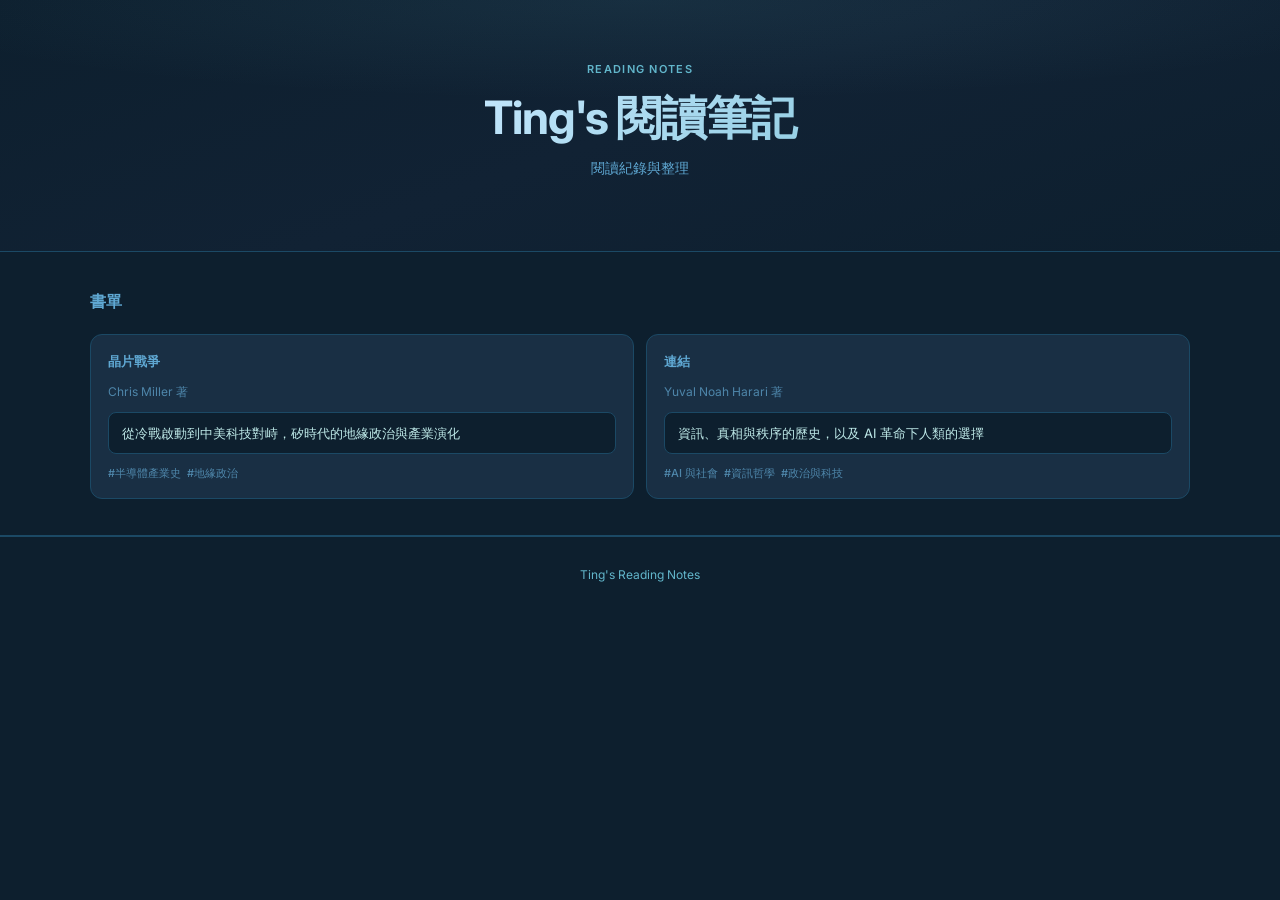
<file: index.html>
<!DOCTYPE html>
<html lang="zh-TW">
<head>
<meta charset="UTF-8">
<meta name="viewport" content="width=device-width, initial-scale=1.0">
<title>Ting's 閱讀筆記</title>
<link rel="icon" href="assets/favicon.png" type="image/png">
<link rel="stylesheet" href="notes.css">
</head>
<body>

<div class="hero">
  <div class="hero-eyebrow">Reading Notes</div>
  <h1>Ting's 閱讀筆記</h1>
  <p class="hero-sub">閱讀紀錄與整理</p>
</div>

<section><div class="si">
  <h2>書單</h2>
  <div class="grid">

    <a class="card-link" href="chip-war-notes/">
      <div class="card">
        <div class="card-title">晶片戰爭</div>
        <p style="font-size:12px;color:var(--text-dim);margin-bottom:10px">Chris Miller 著</p>
        <div class="callout">從冷戰啟動到中美科技對峙，矽時代的地緣政治與產業演化</div>
        <div style="margin-top:10px;display:flex;gap:6px;flex-wrap:wrap">
          <span class="hash-tag">半導體產業史</span>
          <span class="hash-tag">地緣政治</span>
        </div>
      </div>
    </a>

    <a class="card-link" href="nexus-notes/">
      <div class="card">
        <div class="card-title">連結</div>
        <p style="font-size:12px;color:var(--text-dim);margin-bottom:10px">Yuval Noah Harari 著</p>
        <div class="callout">資訊、真相與秩序的歷史，以及 AI 革命下人類的選擇</div>
        <div style="margin-top:10px;display:flex;gap:6px;flex-wrap:wrap">
          <span class="hash-tag">AI 與社會</span>
          <span class="hash-tag">資訊哲學</span>
          <span class="hash-tag">政治與科技</span>
        </div>
      </div>
    </a>

  </div>
</div></section>

<footer><span>Ting's Reading Notes</span></footer>

</body>
</html>
</file>
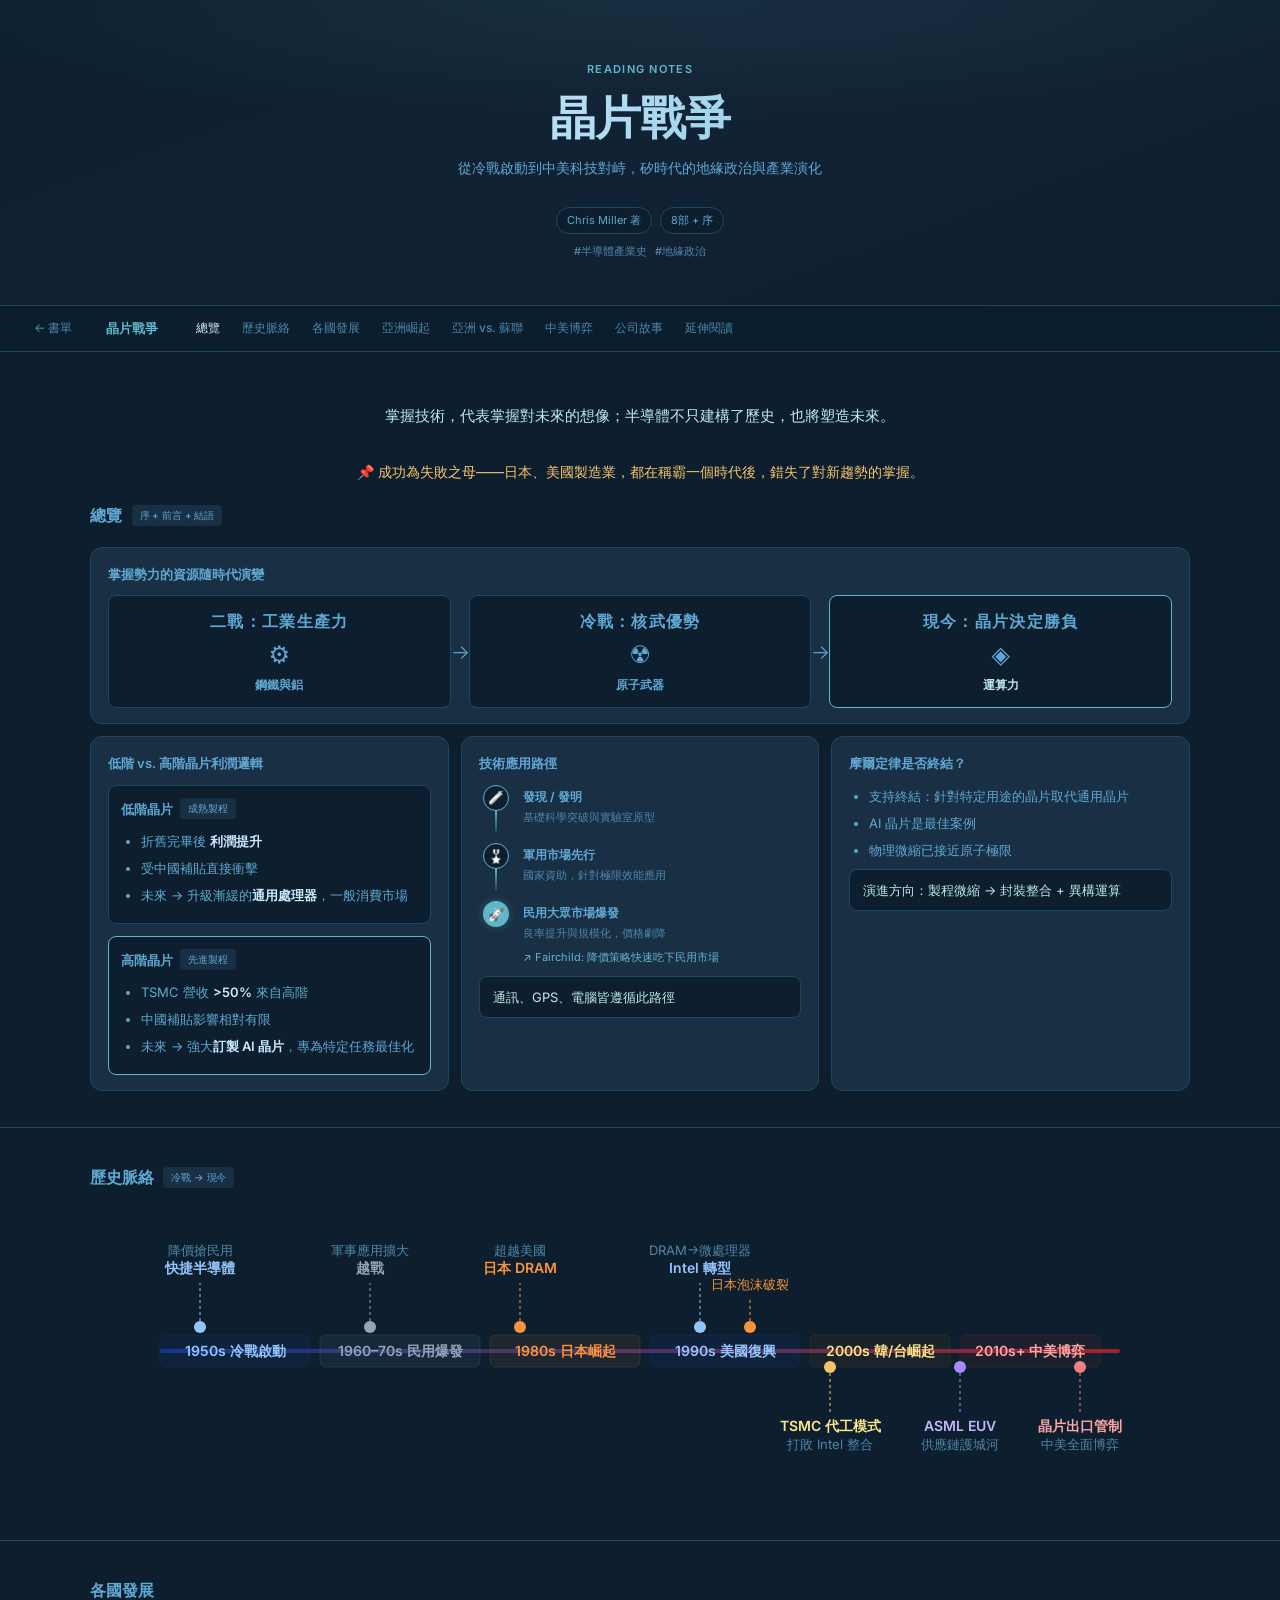
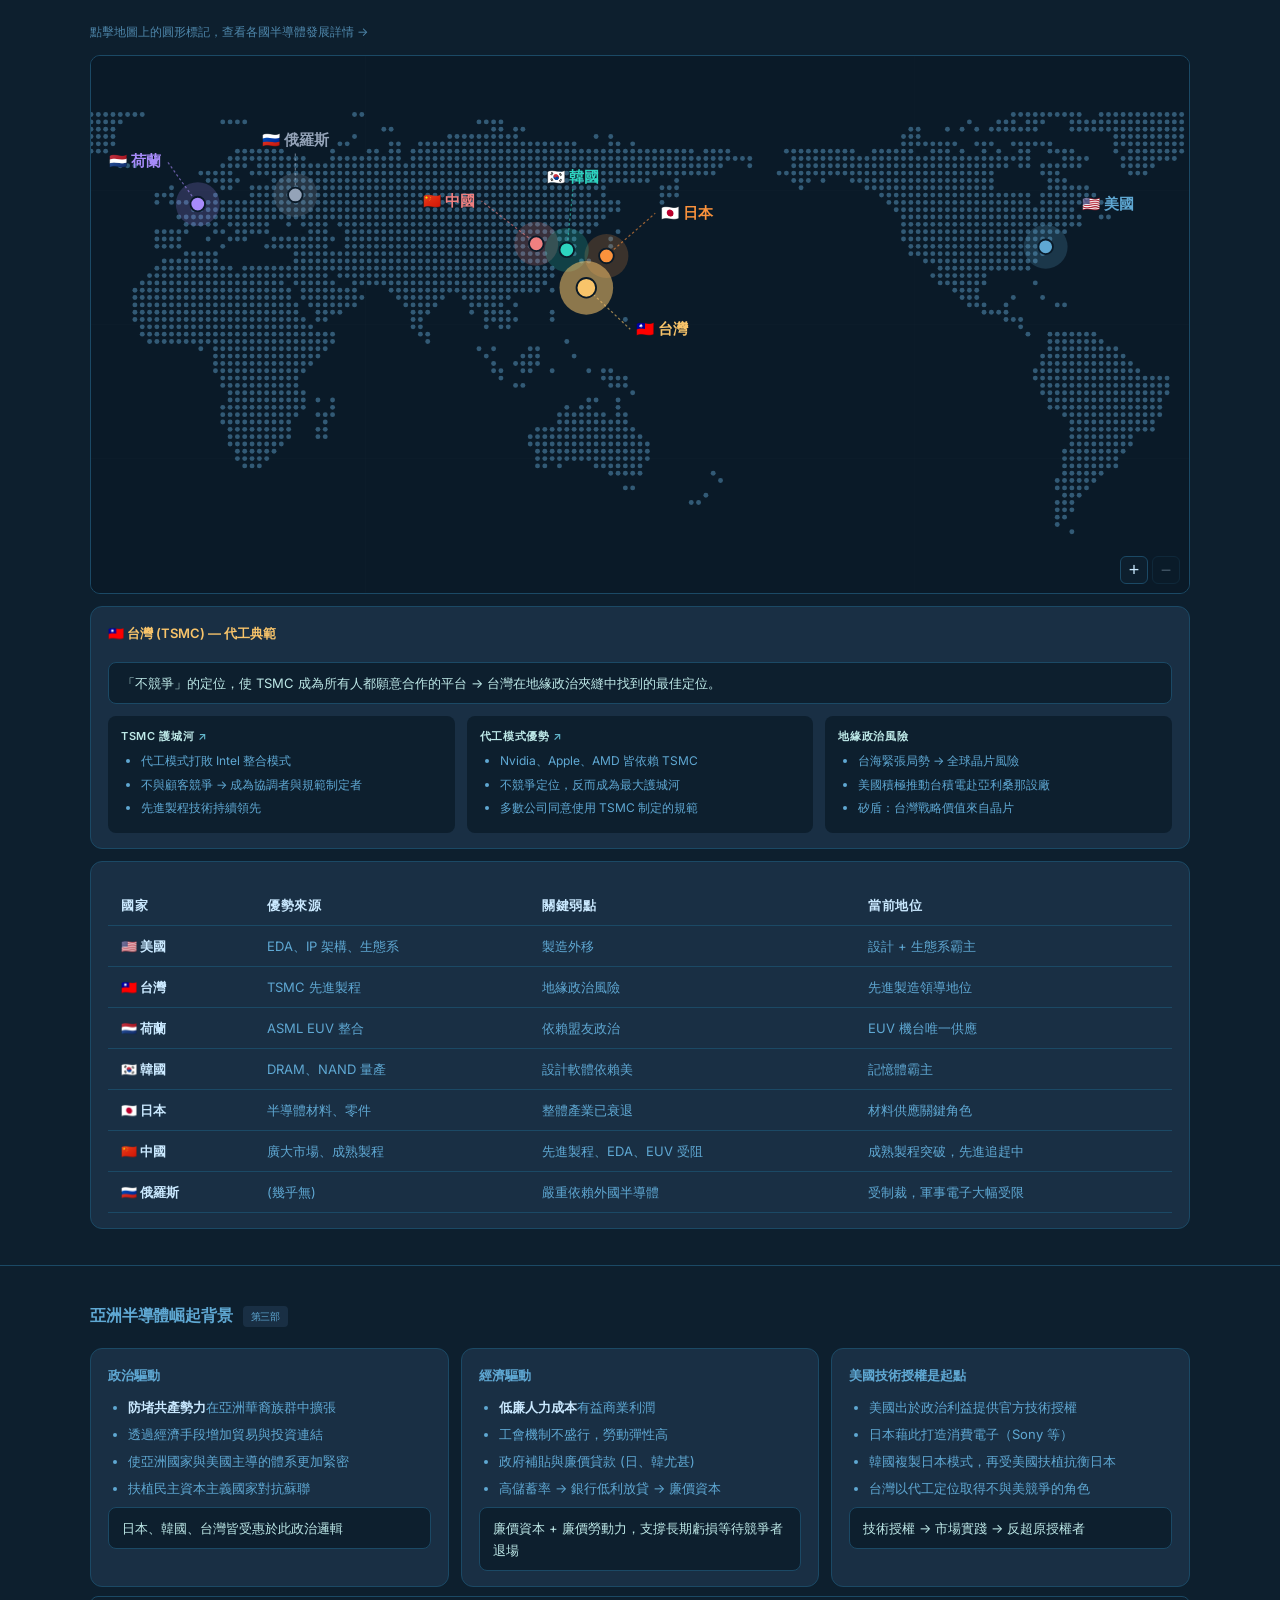
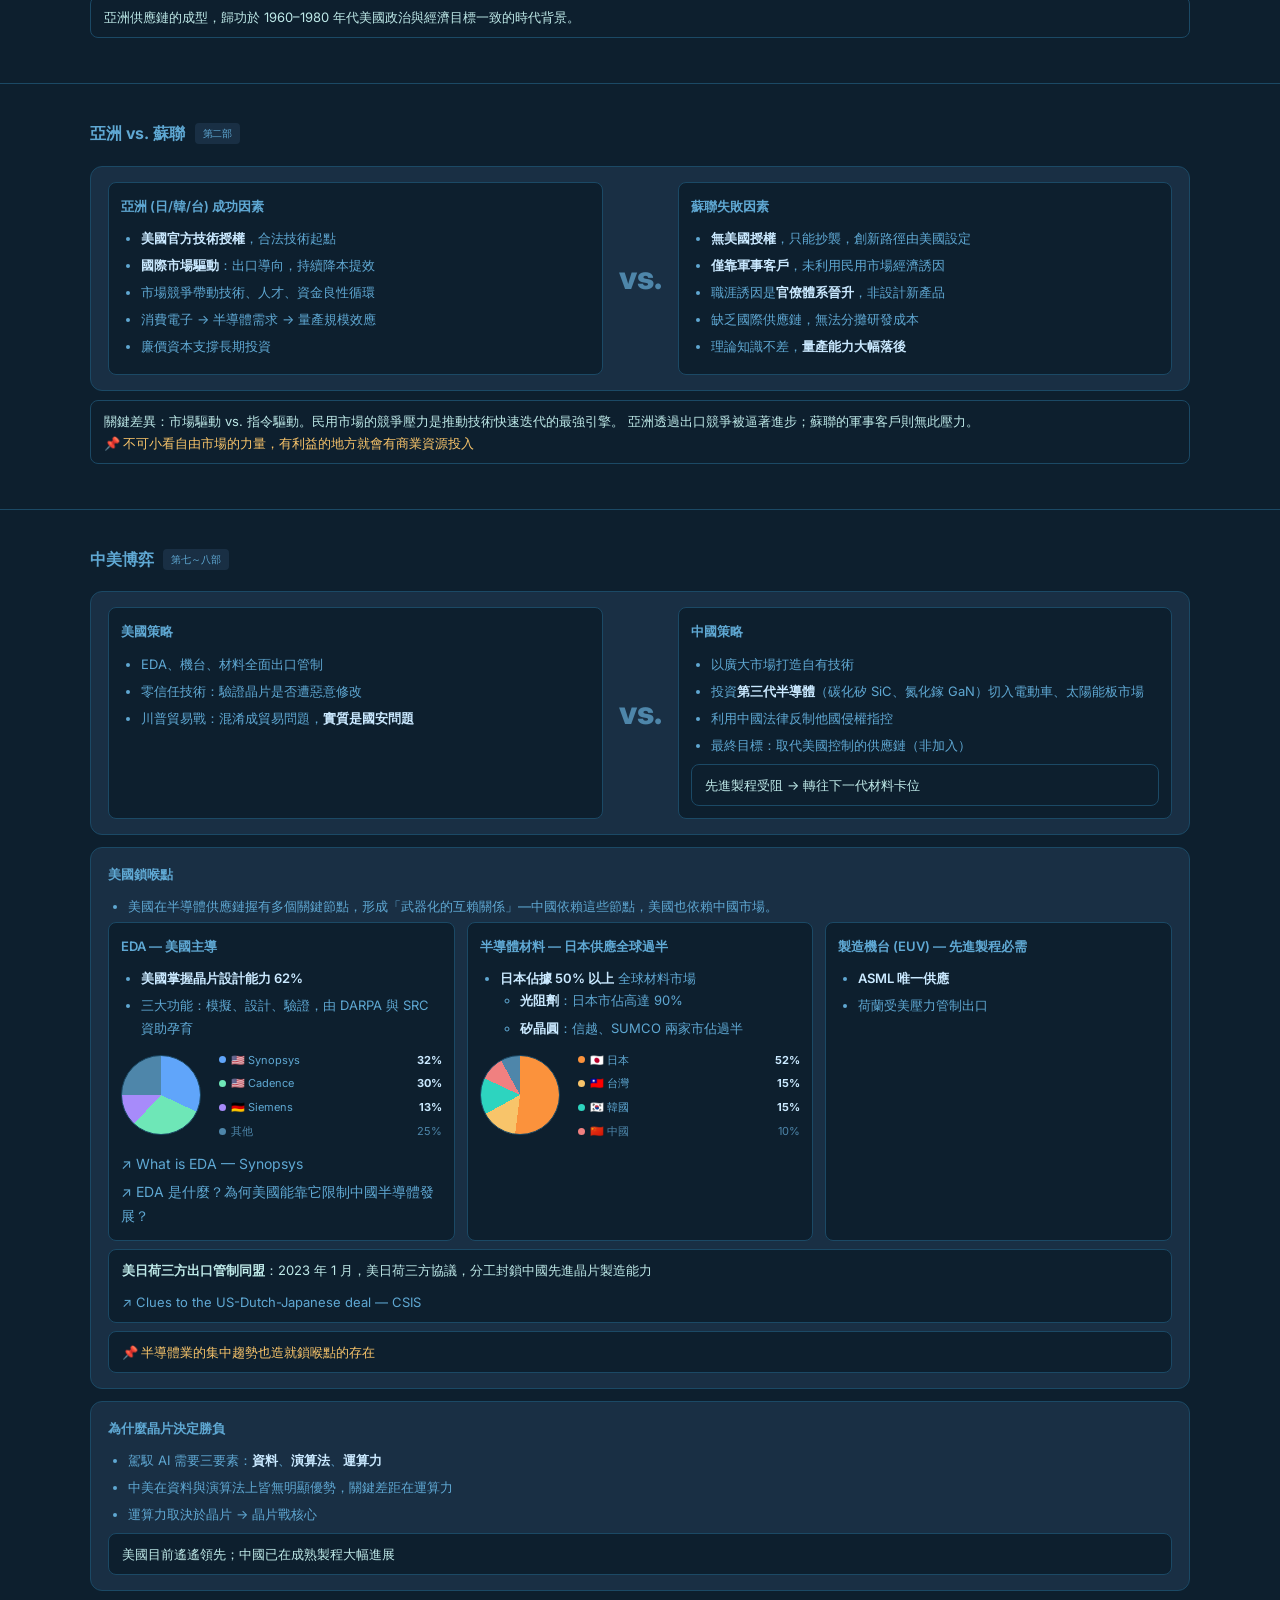
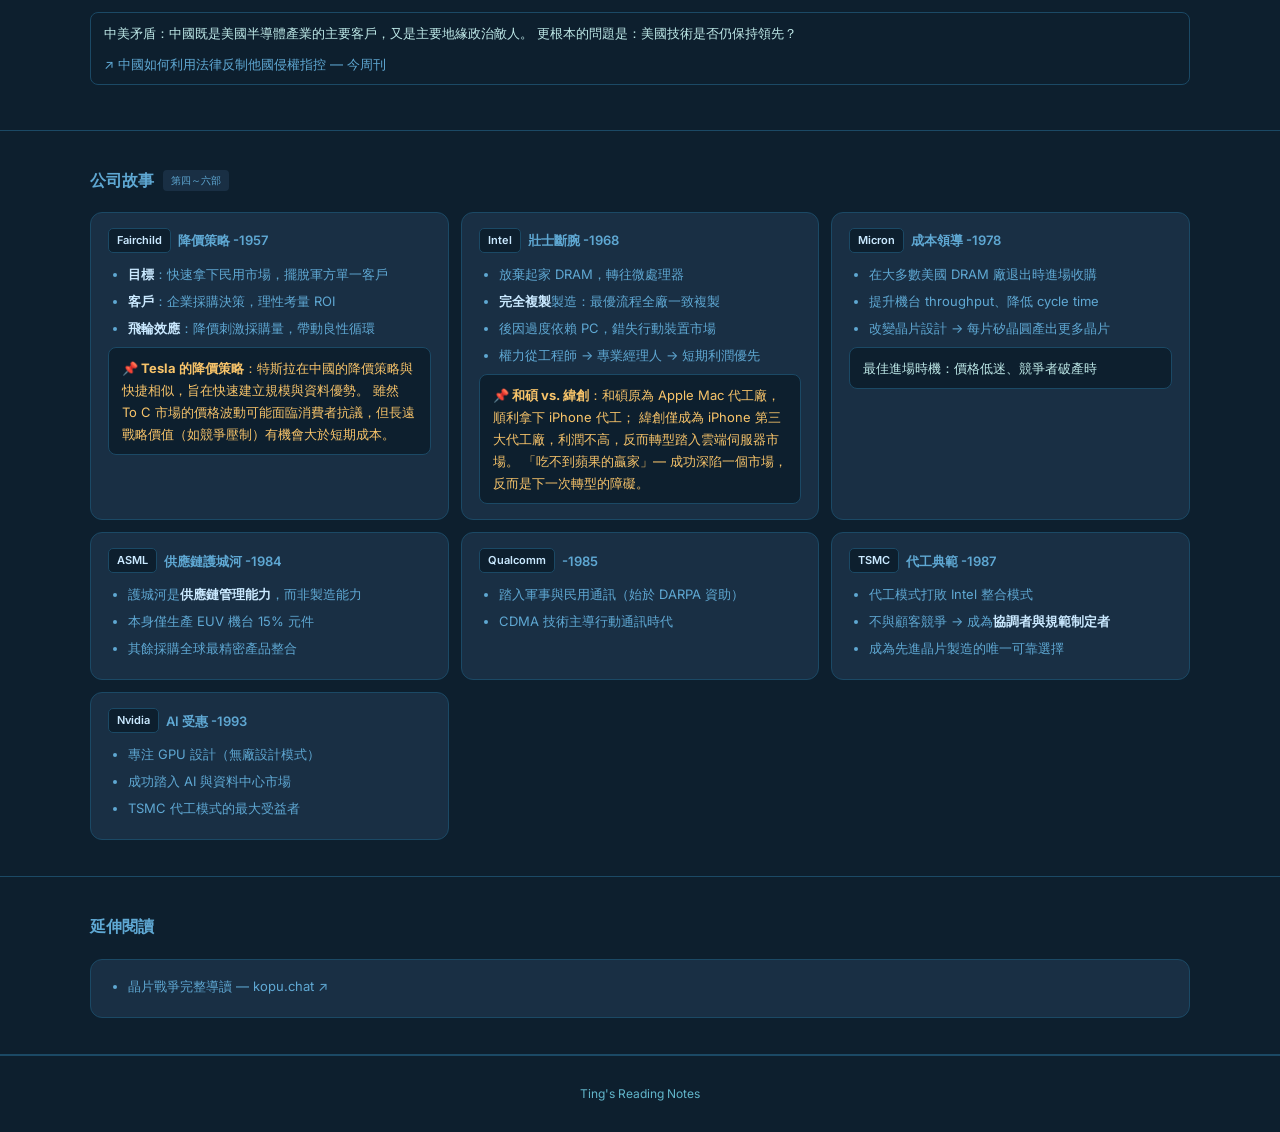
<file: chip-war-notes/index.html>
<!DOCTYPE html>
<html lang="zh-TW">
<head>
<meta charset="UTF-8">
<meta name="viewport" content="width=device-width, initial-scale=1.0">
<title>晶片戰爭 — 閱讀筆記</title>
<link rel="icon" href="../assets/favicon.png" type="image/png">
<link rel="stylesheet" href="../notes.css">
<link rel="stylesheet" href="style.css">
</head>
<body>

<!-- HERO -->
<div class="hero">
  <div class="hero-eyebrow">Reading Notes</div>
  <h1>晶片戰爭</h1>
  <p class="hero-sub">從冷戰啟動到中美科技對峙，矽時代的地緣政治與產業演化</p>
  <div class="hero-tags">
    <span class="hero-tag">Chris Miller 著</span>
    <span class="hero-tag">8部 + 序</span>
  </div>
  <div class="hero-tags" style="margin-top:8px">
    <span class="hash-tag">半導體產業史</span>
    <span class="hash-tag">地緣政治</span>
  </div>
</div>

<!-- NAV -->
<nav id="nav">
  <a href="../" style="margin-right:12px;flex-shrink:0">← 書單</a>
  <a href="#" class="nav-brand">晶片戰爭</a>
  <a href="#overview">總覽</a>
  <a href="#timeline">歷史脈絡</a>
  <a href="#countries">各國發展</a>
  <a href="#asia-bg">亞洲崛起</a>
  <a href="#divide">亞洲 vs. 蘇聯</a>
  <a href="#uschina">中美博弈</a>
  <a href="#companies">公司故事</a>
  <a href="#references">延伸閱讀</a>
</nav>

<!-- ① OVERVIEW -->
<section id="overview"><div class="si">
  <div class="insight"><p>掌握技術，代表掌握對未來的想像；半導體不只建構了歷史，也將塑造未來。</p></div>
  <div style="text-align:center;margin-bottom:18px"><span class="annotation">成功為失敗之母——日本、美國製造業，都在稱霸一個時代後，錯失了對新趨勢的掌握。</span></div>
  <h2>總覽 <span class="tag">序 + 前言 + 結語</span></h2>
  <div class="grid">
    <div class="card" style="grid-column:1/-1">
      <div class="card-title">掌握勢力的資源隨時代演變</div>
      <div style="display:grid;grid-template-columns:1fr 18px 1fr 18px 1fr;align-items:center;gap:0">
        <div class="card inner-card" style="text-align:center">
          <div class="era-label">二戰：工業生產力</div>
          <div class="era-icon">⚙&#xFE0E;</div>
          <div class="era-sub">鋼鐵與鋁</div>
        </div>
        <div class="era-arrow">→</div>
        <div class="card inner-card" style="text-align:center">
          <div class="era-label">冷戰：核武優勢</div>
          <div class="era-icon">☢&#xFE0E;</div>
          <div class="era-sub">原子武器</div>
        </div>
        <div class="era-arrow">→</div>
        <div class="accent-card" style="text-align:center">
          <div class="era-label">現今：晶片決定勝負</div>
          <div class="era-icon">◈</div>
          <div class="era-sub" style="color:var(--highlight);font-weight:700">運算力</div>
        </div>
      </div>
    </div>
    <div class="card">
      <div class="card-title">低階 vs. 高階晶片利潤邏輯</div>
      <div class="grid">
        <div class="card inner-card">
          <div class="card-title">低階晶片<span class="tag">成熟製程</span></div>
          <ul>
            <li>折舊完畢後 <strong>利潤提升</strong></li>
            <li>受中國補貼直接衝擊</li>
            <li>未來 → 升級漸緩的<strong>通用處理器</strong>，一般消費市場</li>
          </ul>
        </div>
        <div class="accent-card">
          <div class="card-title">高階晶片<span class="tag">先進製程</span></div>
          <ul>
            <li>TSMC 營收 <strong>&gt;50%</strong> 來自高階</li>
            <li>中國補貼影響相對有限</li>
            <li>未來 → 強大<strong>訂製 AI 晶片</strong>，專為特定任務最佳化</li>
          </ul>
        </div>
      </div>
    </div>
    <div class="card">
      <div class="card-title">技術應用路徑</div>
      <div class="step-list">
        <!-- Step 1 -->
        <div class="step">
          <div class="step-icon-col">
            <div class="step-icon-bg"><span class="em">🧪</span></div>
            <div class="step-line"></div>
          </div>
          <div class="step-content">
            <div class="step-title">發現 / 發明</div>
            <div class="step-desc">基礎科學突破與實驗室原型</div>
          </div>
        </div>
        <!-- Step 2 -->
        <div class="step">
          <div class="step-icon-col">
            <div class="step-icon-bg"><span class="em">🎖️</span></div>
            <div class="step-line"></div>
          </div>
          <div class="step-content">
            <div class="step-title">軍用市場先行</div>
            <div class="step-desc">國家資助，針對極限效能應用</div>
          </div>
        </div>
        <!-- Step 3 -->
        <div class="step">
          <div class="step-icon-col">
            <div class="step-icon-bg strong"><span class="em">🚀</span></div>
          </div>
          <div class="step-content" style="padding-bottom:0">
            <div class="step-title">民用大眾市場爆發</div>
            <div class="step-desc">良率提升與規模化，價格劇降</div>
            <a href="#companies" onclick="event.preventDefault();document.getElementById('companies').scrollIntoView({behavior:'smooth'})" style="font-size:11px;color:var(--accent);text-decoration:none;display:inline-block;margin-top:5px" onmouseover="this.style.opacity='0.7'" onmouseout="this.style.opacity='1'">↗ Fairchild: 降價策略快速吃下民用市場</a>
          </div>
        </div>
      </div>
      <div class="callout">通訊、GPS、電腦皆遵循此路徑</div>
    </div>
    <div class="card">
      <div class="card-title">摩爾定律是否終結？</div>
      <ul>
        <li>支持終結：針對特定用途的晶片取代通用晶片</li>
        <li>AI 晶片是最佳案例</li>
        <li>物理微縮已接近原子極限</li>
      </ul>
      <div class="callout">演進方向：製程微縮 → 封裝整合 + 異構運算</div>
    </div>
  </div>
</div></section>

<!-- ② TIMELINE -->
<section id="timeline"><div class="si">
  <h2>歷史脈絡 <span class="tag">冷戰 → 現今</span></h2>
  <div id="timeline-container" class="svg-wrap" style="text-align: center; min-height: 200px;">
    <span style="color: var(--text-dim);">Loading Timeline...</span>
  </div>
</div></section>

<!-- ③ COUNTRIES MAP -->
<section id="countries"><div class="si">
  <h2>各國發展</h2>
  <p style="color:var(--text-dim);font-size:12px;margin-bottom:12px">點擊地圖上的圓形標記，查看各國半導體發展詳情 →</p>

  <div class="grid">
    <!-- WORLD MAP SVG -->
    <div style="position: relative; grid-column:1/-1">
      <div id="map-container" style="width: 100%; min-height: 200px; display: flex; justify-content: center; align-items: center;">
        <span style="color: var(--text-dim);">Loading Map...</span>
      </div>
      <div id="map-zoom-ctrl">
        <button class="map-zoom-btn" id="map-zoom-reset" title="還原" style="display:none; font-size:13px;">↺</button>
        <button class="map-zoom-btn" id="map-zoom-in" title="放大">+</button>
        <button class="map-zoom-btn" id="map-zoom-out" title="縮小" disabled>−</button>
      </div>
    </div>

    <!-- INFO PANEL -->
    <div class="card" id="info-panel" style="grid-column:1/-1">
      <div id="info-title" class="card-title"></div>
      <div class="grid" id="info-body"></div>
    </div>

    <!-- COUNTRY TABLE -->
    <div class="card" style="grid-column:1/-1">
      <div class="table-scroll">
      <table>
        <tr>
          <th scope="col">國家</th>
          <th scope="col">優勢來源</th>
          <th scope="col">關鍵弱點</th>
          <th scope="col">當前地位</th>
        </tr>
        <tr>
          <th scope="row">🇺🇸 美國</th>
          <td>EDA、IP 架構、生態系</td>
          <td>製造外移</td>
          <td>設計 + 生態系霸主</td>
        </tr>
        <tr>
          <th scope="row">🇹🇼 台灣</th>
          <td>TSMC 先進製程</td>
          <td>地緣政治風險</td>
          <td>先進製造領導地位</td>
        </tr>
        <tr>
          <th scope="row">🇳🇱 荷蘭</th>
          <td>ASML EUV 整合</td>
          <td>依賴盟友政治</td>
          <td>EUV 機台唯一供應</td>
        </tr>
        <tr>
          <th scope="row">🇰🇷 韓國</th>
          <td>DRAM、NAND 量產</td>
          <td>設計軟體依賴美</td>
          <td>記憶體霸主</td>
        </tr>
        <tr>
          <th scope="row">🇯🇵 日本</th>
          <td>半導體材料、零件</td>
          <td>整體產業已衰退</td>
          <td>材料供應關鍵角色</td>
        </tr>
        <tr>
          <th scope="row">🇨🇳 中國</th>
          <td>廣大市場、成熟製程</td>
          <td>先進製程、EDA、EUV 受阻</td>
          <td>成熟製程突破，先進追趕中</td>
        </tr>
        <tr>
          <th scope="row">🇷🇺 俄羅斯</th>
          <td>(幾乎無)</td>
          <td>嚴重依賴外國半導體</td>
          <td>受制裁，軍事電子大幅受限</td>
        </tr>
      </table>
      </div>
    </div>
  </div>

  <script>
    fetch('timeline.svg?v=5')
      .then(res => {
        if (!res.ok) throw new Error('Status: ' + res.status);
        return res.text();
      })
      .then(svg => {
        const container = document.getElementById('timeline-container');
        container.innerHTML = svg;
        container.style.minHeight = 'auto';
      })
      .catch(err => {
        document.getElementById('timeline-container').innerHTML = '<span style="color: var(--danger);">無法載入時間軸: ' + err.message + '</span>';
        console.error('Error loading timeline SVG:', err);
      });

    fetch('world-map.svg')
      .then(res => res.text())
      .then(svg => {
        const container = document.getElementById('map-container');
        container.innerHTML = svg;
        container.style.minHeight = 'auto';
        container.style.display = 'block';

        const svgEl = container.querySelector('svg');
        svgEl.style.width = '100%';
        svgEl.style.height = 'auto';

        const ORIG = { x: 0, y: 0, w: 900, h: 440 };
        let vb = { ...ORIG };
        let mapZoom = 1;
        const MAP_MAX_ZOOM = 4;

        document.getElementById('map-zoom-ctrl').style.display = 'flex';

        function clamp() {
          vb.x = Math.max(ORIG.x, Math.min(ORIG.x + ORIG.w - vb.w, vb.x));
          vb.y = Math.max(ORIG.y, Math.min(ORIG.y + ORIG.h - vb.h, vb.y));
        }

        function commitVB() {
          svgEl.setAttribute('viewBox', `${vb.x} ${vb.y} ${vb.w} ${vb.h}`);
          document.getElementById('map-zoom-in').disabled = mapZoom >= MAP_MAX_ZOOM;
          document.getElementById('map-zoom-out').disabled = mapZoom <= 1;
          document.getElementById('map-zoom-reset').style.display = mapZoom > 1 ? 'flex' : 'none';
        }

        function toSVG(clientX, clientY) {
          const r = svgEl.getBoundingClientRect();
          return {
            x: vb.x + (clientX - r.left) / r.width * vb.w,
            y: vb.y + (clientY - r.top) / r.height * vb.h
          };
        }

        function zoomAt(newZoom, fx, fy) {
          newZoom = Math.min(MAP_MAX_ZOOM, Math.max(1, newZoom));
          const nw = ORIG.w / newZoom, nh = ORIG.h / newZoom;
          const rx = (fx - vb.x) / vb.w, ry = (fy - vb.y) / vb.h;
          vb = { x: fx - rx * nw, y: fy - ry * nh, w: nw, h: nh };
          clamp();
          mapZoom = newZoom;
          commitVB();
        }

        function center() { return { x: vb.x + vb.w / 2, y: vb.y + vb.h / 2 }; }

        document.getElementById('map-zoom-in').onclick = () => { const c = center(); zoomAt(mapZoom * 1.5, c.x, c.y); };
        document.getElementById('map-zoom-out').onclick = () => { const c = center(); zoomAt(mapZoom / 1.5, c.x, c.y); };
        document.getElementById('map-zoom-reset').onclick = () => { vb = { ...ORIG }; mapZoom = 1; commitVB(); };

        // Mouse drag to pan
        let drag = null;
        svgEl.addEventListener('mousedown', e => { drag = { cx: e.clientX, cy: e.clientY, vb: { ...vb } }; e.preventDefault(); });
        window.addEventListener('mousemove', e => {
          if (!drag) return;
          const r = svgEl.getBoundingClientRect();
          vb.x = drag.vb.x - (e.clientX - drag.cx) / r.width * vb.w;
          vb.y = drag.vb.y - (e.clientY - drag.cy) / r.height * vb.h;
          clamp(); commitVB();
        });
        window.addEventListener('mouseup', () => { drag = null; });

        // Ctrl+scroll to zoom on desktop
        svgEl.addEventListener('wheel', e => {
          if (!e.ctrlKey) return;
          e.preventDefault();
          const pt = toSVG(e.clientX, e.clientY);
          zoomAt(mapZoom * (e.deltaY < 0 ? 1.15 : 1 / 1.15), pt.x, pt.y);
        }, { passive: false });

        // Touch: pinch-to-zoom + single-finger pan when zoomed
        let lastTouches = null;
        svgEl.addEventListener('touchstart', e => {
          lastTouches = Array.from(e.touches).map(t => ({ x: t.clientX, y: t.clientY }));
        }, { passive: true });
        svgEl.addEventListener('touchmove', e => {
          const ts = Array.from(e.touches).map(t => ({ x: t.clientX, y: t.clientY }));
          if (ts.length === 2 && lastTouches && lastTouches.length === 2) {
            e.preventDefault();
            const oldD = Math.hypot(lastTouches[0].x - lastTouches[1].x, lastTouches[0].y - lastTouches[1].y);
            const newD = Math.hypot(ts[0].x - ts[1].x, ts[0].y - ts[1].y);
            const mid = toSVG((ts[0].x + ts[1].x) / 2, (ts[0].y + ts[1].y) / 2);
            zoomAt(mapZoom * newD / oldD, mid.x, mid.y);
          } else if (ts.length === 1 && lastTouches && lastTouches.length === 1 && mapZoom > 1) {
            e.preventDefault();
            const r = svgEl.getBoundingClientRect();
            vb.x -= (ts[0].x - lastTouches[0].x) / r.width * vb.w;
            vb.y -= (ts[0].y - lastTouches[0].y) / r.height * vb.h;
            clamp(); commitVB();
          }
          lastTouches = ts;
        }, { passive: false });
        svgEl.addEventListener('touchend', e => {
          lastTouches = Array.from(e.touches).map(t => ({ x: t.clientX, y: t.clientY }));
        }, { passive: true });

        setTimeout(() => typeof showCountry === 'function' ? showCountry('taiwan', true) : null, 50);
      })
      .catch(err => {
        document.getElementById('map-container').innerHTML = '<span style="color: var(--danger);">請使用本地伺服器 (如 Live Server) 來載入地圖 SVG 檔案以解決 CORS 問題。</span>';
        console.error('Error loading SVG:', err);
      });
  </script>

</div></section>

<!-- ④ ASIA BACKGROUND -->
<section id="asia-bg"><div class="si">
  <h2>亞洲半導體崛起背景 <span class="tag">第三部</span></h2>
  <div class="grid">
    <div class="card">
      <div class="card-title">政治驅動</div>
      <ul>
        <li><strong>防堵共產勢力</strong>在亞洲華裔族群中擴張</li>
        <li>透過經濟手段增加貿易與投資連結</li>
        <li>使亞洲國家與美國主導的體系更加緊密</li>
        <li>扶植民主資本主義國家對抗蘇聯</li>
      </ul>
      <div class="callout">日本、韓國、台灣皆受惠於此政治邏輯</div>
    </div>
    <div class="card">
      <div class="card-title">經濟驅動</div>
      <ul>
        <li><strong>低廉人力成本</strong>有益商業利潤</li>
        <li>工會機制不盛行，勞動彈性高</li>
        <li>政府補貼與廉價貸款 (日、韓尤甚)</li>
        <li>高儲蓄率 → 銀行低利放貸 → 廉價資本</li>
      </ul>
      <div class="callout">廉價資本 + 廉價勞動力，支撐長期虧損等待競爭者退場</div>
    </div>
    <div class="card">
      <div class="card-title">美國技術授權是起點</div>
      <ul>
        <li>美國出於政治利益提供官方技術授權</li>
        <li>日本藉此打造消費電子（Sony 等）</li>
        <li>韓國複製日本模式，再受美國扶植抗衡日本</li>
        <li>台灣以代工定位取得不與美競爭的角色</li>
      </ul>
      <div class="callout">技術授權 → 市場實踐 → 反超原授權者</div>
    </div>
  </div>
  <div class="callout">亞洲供應鏈的成型，歸功於 1960–1980 年代美國政治與經濟目標一致的時代背景。</div>
</div></section>

<!-- ⑤ DIVIDE -->
<section id="divide"><div class="si">
  <h2>亞洲 vs. 蘇聯 <span class="tag">第二部</span></h2>
  <div class="card">
    <div class="grid-vs">
      <div class="card inner-card">
        <div class="card-title">亞洲 (日/韓/台) 成功因素</div>
        <ul>
          <li><strong>美國官方技術授權</strong>，合法技術起點</li>
          <li><strong>國際市場驅動</strong>：出口導向，持續降本提效</li>
          <li>市場競爭帶動技術、人才、資金良性循環</li>
          <li>消費電子 → 半導體需求 → 量產規模效應</li>
          <li>廉價資本支撐長期投資</li>
        </ul>
      </div>
      <div class="vs-divider">vs.</div>
      <div class="card inner-card">
        <div class="card-title">蘇聯失敗因素</div>
        <ul>
          <li><strong>無美國授權</strong>，只能抄襲，創新路徑由美國設定</li>
          <li><strong>僅靠軍事客戶</strong>，未利用民用市場經濟誘因</li>
          <li>職涯誘因是<strong>官僚體系晉升</strong>，非設計新產品</li>
          <li>缺乏國際供應鏈，無法分攤研發成本</li>
          <li>理論知識不差，<strong>量產能力大幅落後</strong></li>
        </ul>
      </div>
    </div>
  </div>
  <div class="callout">
    關鍵差異：市場驅動 vs. 指令驅動。民用市場的競爭壓力是推動技術快速迭代的最強引擎。
    亞洲透過出口競爭被逼著進步；蘇聯的軍事客戶則無此壓力。
    <br><span class="annotation">不可小看自由市場的力量，有利益的地方就會有商業資源投入</span>
  </div>
</div></section>

<!-- ⑥ US-CHINA -->
<section id="uschina"><div class="si">
  <h2>中美博弈 <span class="tag">第七～八部</span></h2>

  <div class="grid">

    <!-- 中美策略對比 -->
    <div class="card" style="grid-column:1/-1">
      <div class="grid-vs">
        <div class="card inner-card">
          <div class="card-title">美國策略</div>
          <ul>
            <li>EDA、機台、材料全面出口管制</li>
            <li>零信任技術：驗證晶片是否遭惡意修改</li>
            <li>川普貿易戰：混淆成貿易問題，<strong>實質是國安問題</strong></li>
          </ul>
        </div>
        <div class="vs-divider">vs.</div>
        <div class="card inner-card">
          <div class="card-title">中國策略</div>
          <ul>
            <li>以廣大市場打造自有技術</li>
            <li>投資<strong>第三代半導體</strong>（碳化矽 SiC、氮化鎵 GaN）切入電動車、太陽能板市場</li>
            <li>利用中國法律反制他國侵權指控</li>
            <li>最終目標：取代美國控制的供應鏈（非加入）</li>
          </ul>
          <div class="callout">先進製程受阻 → 轉往下一代材料卡位</div>
        </div>
      </div>
    </div>

    <!-- 美國鎖喉點 -->
    <div class="card" style="grid-column:1/-1">
      <div class="card-title">美國鎖喉點</div>
      <ul>
        <li>美國在半導體供應鏈握有多個關鍵節點，形成「武器化的互賴關係」—中國依賴這些節點，美國也依賴中國市場。</li>
      </ul>
      <div class="grid">
        <!-- EDA -->
        <div class="card inner-card">
          <div class="card-title">EDA — 美國主導</div>
          <ul>
            <li><strong>美國掌握晶片設計能力 62%</strong></li>
            <li>三大功能：模擬、設計、驗證，由 DARPA 與 SRC 資助孕育</li>
          </ul>
          <div class="pie-wrap">
            <div class="pie" style="background: conic-gradient(var(--eda-synopsys) 0% 32%, var(--eda-cadence) 32% 62%, var(--eda-siemens) 62% 75%, var(--text-dim) 75% 100%);"></div>
            <div class="pie-legend">
              <div class="legend-row">
                <span class="legend-label"><span class="legend-dot" style="background: var(--eda-synopsys);"></span>🇺🇸 Synopsys</span>
                <strong>32%</strong>
              </div>
              <div class="legend-row">
                <span class="legend-label"><span class="legend-dot" style="background: var(--eda-cadence);"></span>🇺🇸 Cadence</span>
                <strong>30%</strong>
              </div>
              <div class="legend-row">
                <span class="legend-label"><span class="legend-dot" style="background: var(--eda-siemens);"></span>🇩🇪 Siemens</span>
                <strong>13%</strong>
              </div>
              <div class="legend-row">
                <span class="legend-label dim"><span class="legend-dot" style="background: var(--text-dim);"></span>其他</span>
                <span class="legend-val">25%</span>
              </div>
            </div>
          </div>
          <div class="links">
            <a href="https://www.synopsys.com/glossary/what-is-electronic-design-automation.html" target="_blank" rel="noopener" class="ref-link">↗ What is EDA — Synopsys</a>
            <a href="https://tw.news.yahoo.com/news/eda-%E6%98%AF%E4%BB%80%E9%BA%BC%EF%BC%9F%E7%82%BA%E4%BD%95%E7%BE%8E%E5%9C%8B%E8%83%BD%E9%9D%A0%E5%AE%83%E4%BE%86%E9%99%90%E5%88%B6%E4%B8%AD%E5%9C%8B%E7%9A%84%E5%8D%8A%E5%B0%8E%E9%AB%94%E7%99%BC%E5%B1%95%EF%BC%9F-074814513.html" target="_blank" rel="noopener" class="ref-link">↗ EDA 是什麼？為何美國能靠它限制中國半導體發展？</a>
          </div>
        </div>

        <!-- 半導體材料 -->
        <div class="inner-card">
          <div class="card-title">半導體材料 — 日本供應全球過半</div>
          <ul>
            <li><strong>日本佔據 50% 以上</strong> 全球材料市場
              <ul>
                <li><strong>光阻劑</strong>：日本市佔高達 90%</li>
                <li><strong>矽晶圓</strong>：信越、SUMCO 兩家市佔過半</li>
              </ul>
            </li>
          </ul>
          <div class="pie-wrap">
            <div class="pie" style="background: conic-gradient(var(--country-japan) 0% 52%, var(--country-taiwan) 52% 67%, var(--country-korea) 67% 82%, var(--country-china) 82% 92%, var(--text-dim) 92% 100%);"></div>
            <div class="pie-legend">
              <div class="legend-row">
                <span class="legend-label"><span class="legend-dot" style="background: var(--country-japan);"></span>🇯🇵 日本</span>
                <strong>52%</strong>
              </div>
              <div class="legend-row">
                <span class="legend-label"><span class="legend-dot" style="background: var(--country-taiwan);"></span>🇹🇼 台灣</span>
                <strong>15%</strong>
              </div>
              <div class="legend-row">
                <span class="legend-label"><span class="legend-dot" style="background: var(--country-korea);"></span>🇰🇷 韓國</span>
                <strong>15%</strong>
              </div>
              <div class="legend-row">
                <span class="legend-label dim"><span class="legend-dot" style="background: var(--country-china);"></span>🇨🇳 中國</span>
                <span class="legend-val">10%</span>
              </div>
            </div>
          </div>
        </div>

        <!-- 製造機台 (EUV) -->
        <div class="inner-card">
          <div class="card-title">製造機台 (EUV) — 先進製程必需</div>
          <ul>
            <li><strong>ASML 唯一供應</strong></li>
            <li>荷蘭受美壓力管制出口</li>
          </ul>
        </div>
      </div>

      <!-- 美日荷三方出口管制同盟 -->
      <div class="callout">
        <strong>美日荷三方出口管制同盟</strong>：2023 年 1 月，美日荷三方協議，分工封鎖中國先進晶片製造能力
        <div class="links">
          <a href="https://www.csis.org/analysis/clues-us-dutch-japanese-semiconductor-export-controls-deal-are-hiding-plain-sight" target="_blank" rel="noopener" class="ref-link">↗ Clues to the US-Dutch-Japanese deal — CSIS</a>
        </div>
      </div>

      <div class="callout"><span class="annotation">半導體業的集中趨勢也造就鎖喉點的存在</span></div>
    </div>

    <!-- AI 三要素：為何運算力是核心 -->
    <div class="card" style="grid-column:1/-1">
      <div class="card-title">為什麼晶片決定勝負</div>
      <ul>
        <li>駕馭 AI 需要三要素：<strong>資料</strong>、<strong>演算法</strong>、<strong>運算力</strong></li>
        <li>中美在資料與演算法上皆無明顯優勢，關鍵差距在運算力</li>
        <li>運算力取決於晶片 → 晶片戰核心</li>
      </ul>
      <div class="callout">美國目前遙遙領先；中國已在成熟製程大幅進展</div>
    </div>
    <div class="callout" style="grid-column:1/-1">
      <div>中美矛盾：中國既是美國半導體產業的主要客戶，又是主要地緣政治敵人。
      更根本的問題是：美國技術是否仍保持領先？</div>
      <a href="https://www.businesstoday.com.tw/article/category/183015/post/202301100021/"
         target="_blank" rel="noopener"
         class="ref-link" style="display:inline-block;margin-top:8px">↗ 中國如何利用法律反制他國侵權指控 — 今周刊</a>
    </div>
  </div>
</div></section>

<!-- ⑦ COMPANIES -->
<section id="companies"><div class="si">
  <h2>公司故事 <span class="tag">第四～六部</span></h2>
  <div class="grid">
    <div class="card">
      <div class="card-title"><span class="badge">Fairchild</span>降價策略 -1957</div>
      <ul>
        <li><strong>目標</strong>：快速拿下民用市場，擺脫軍方單一客戶</li>
        <li><strong>客戶</strong>：企業採購決策，理性考量 ROI</li>
        <li><strong>飛輪效應</strong>：降價刺激採購量，帶動良性循環</li>
      </ul>
      <div class="callout">
        <span class="annotation">
          <strong>Tesla 的降價策略</strong>：特斯拉在中國的降價策略與快捷相似，旨在快速建立規模與資料優勢。
          雖然 To C 市場的價格波動可能面臨消費者抗議，但長遠戰略價值（如競爭壓制）有機會大於短期成本。
        </span>
      </div>
    </div>
    <div class="card">
      <div class="card-title"><span class="badge">Intel</span>壯士斷腕 -1968</div>
      <ul>
        <li>放棄起家 DRAM，轉往微處理器</li>
        <li><strong>完全複製</strong>製造：最優流程全廠一致複製</li>
        <li>後因過度依賴 PC，錯失行動裝置市場</li>
        <li>權力從工程師 → 專業經理人 → 短期利潤優先</li>
      </ul>
      <div class="callout">
        <span class="annotation">
          <strong>和碩 vs. 緯創</strong>：和碩原為 Apple Mac 代工廠，順利拿下 iPhone 代工；
          緯創僅成為 iPhone 第三大代工廠，利潤不高，反而轉型踏入雲端伺服器市場。
          「吃不到蘋果的贏家」— 成功深陷一個市場，反而是下一次轉型的障礙。
        </span>
      </div>
    </div>
    <div class="card">
      <div class="card-title"><span class="badge">Micron</span>成本領導 -1978</div>
      <ul>
        <li>在大多數美國 DRAM 廠退出時進場收購</li>
        <li>提升機台 throughput、降低 cycle time</li>
        <li>改變晶片設計 → 每片矽晶圓產出更多晶片</li>
      </ul>
      <div class="callout">最佳進場時機：價格低迷、競爭者破產時</div>
    </div>
    <div class="card">
      <div class="card-title"><span class="badge">ASML</span>供應鏈護城河 -1984</div>
      <ul>
        <li>護城河是<strong>供應鏈管理能力</strong>，而非製造能力</li>
        <li>本身僅生產 EUV 機台 15% 元件</li>
        <li>其餘採購全球最精密產品整合</li>
      </ul>
    </div>
    <div class="card">
      <div class="card-title"><span class="badge">Qualcomm</span>-1985</div>
      <ul>
        <li>踏入軍事與民用通訊（始於 DARPA 資助）</li>
        <li>CDMA 技術主導行動通訊時代</li>
      </ul>
    </div>
    <div class="card">
      <div class="card-title"><span class="badge">TSMC</span>代工典範 -1987</div>
      <ul>
        <li>代工模式打敗 Intel 整合模式</li>
        <li>不與顧客競爭 → 成為<strong>協調者與規範制定者</strong></li>
        <li>成為先進晶片製造的唯一可靠選擇</li>
      </ul>
    </div>
    <div class="card">
      <div class="card-title"><span class="badge">Nvidia</span>AI 受惠 -1993</div>
      <ul>
        <li>專注 GPU 設計（無廠設計模式）</li>
        <li>成功踏入 AI 與資料中心市場</li>
        <li>TSMC 代工模式的最大受益者</li>
      </ul>
    </div>
  </div>
</div></section>

<!-- REFERENCES -->
<section id="references"><div class="si">
  <h2>延伸閱讀</h2>
  <div class="card">
    <ul>
      <li><a href="https://kopu.chat/semiconductor/" target="_blank" rel="noopener" class="ref-link">晶片戰爭完整導讀 — kopu.chat ↗</a></li>
    </ul>
  </div>
</div></section>

<footer><span>Ting's Reading Notes</span></footer>

<script>
/* NAV ACTIVE */
const navLinks = document.querySelectorAll('nav a');
const io = new IntersectionObserver(e => {
  e.forEach(en => { if (en.isIntersecting) navLinks.forEach(a => a.classList.toggle('active', a.getAttribute('href') === '#' + en.target.id)); });
}, { rootMargin: '-45% 0px -55% 0px' });
document.querySelectorAll('section[id]').forEach(s => io.observe(s));
navLinks.forEach(a => { a.addEventListener('click', e => { const href = a.getAttribute('href'); if (!href.startsWith('#')) return; e.preventDefault(); if (href === '#') { window.scrollTo({ top: 0, behavior: 'smooth' }); } else { document.querySelector(href)?.scrollIntoView({ behavior:'smooth' }); } }); });

/* COUNTRY DATA */
const data = {
  usa: {
    title: '🇺🇸 美國 — 先發優勢', color: 'var(--country-usa)',
    note: '扶植日韓的政治策略，反而成為自身競爭壓力。但美國仍牢牢掌控供應鏈的最上游與最關鍵節點。',
    blocks: [
      { h:'關鍵優勢', l:['DARPA 資助孕育 EDA 三巨頭、Qualcomm','Fairchild: 降價策略搶民用市場','避免軍方單一客戶掌握命脈','擁有完整設計→IP→工具鏈生態系'] },
      { h:'公司故事', link:'#companies', l:['<strong>Fairchild</strong>: 降價搶民用市場，擺脫軍方單一客戶','<strong>Intel</strong>: 放棄 DRAM → 押注微處理器','<strong>Micron</strong>: 唯一存活美國 DRAM 廠','<strong>Nvidia</strong>: GPU → AI 市場的受惠者','<strong>Qualcomm</strong>: 始於 DARPA，主導行動通訊'] },
      { h:'策略弱點', l:['扶植日本、韓國反成競爭壓力','製造逐漸外移至亞洲','Intel 成功從 DRAM 踏入個人電腦微處理器，但卻錯失行動裝置市場','科技企業短期利潤導向問題'] },
      { h:'當前武器', l:['EDA: Synopsys 32% + Cadence 30%','<a href="#uschina" onclick="event.preventDefault();document.getElementById(\'uschina\').scrollIntoView({behavior:\'smooth\'})" style="color:inherit;text-decoration:none">美日荷三方出口管制同盟：EDA、EUV、材料 <span style="color:var(--accent)">↗</span></a>','零信任技術防範惡意晶片','設計與生態系霸主'] },
    ],
  },
  japan: {
    title: '🇯🇵 日本 — 盛極而衰', color: 'var(--country-japan)',
    note: '成功為失敗之母 — DRAM 的成功，阻礙了對下一波趨勢的洞察',
    blocks: [
      { h:'崛起原因', l:['受美國戰後策略授權，消費電子崛起','廉價銀行貸款 + 政府支持 → 可長期虧損','DRAM 最終超越美國'] },
      { h:'錯失的機會', l:['過度投資 DRAM → 廉價資金使業者只在乎產出，較少考慮獲利','錯過個人電腦微處理器的崛起','忽略了 NAND 的發明，後由 Intel 推向市場'] },
      { h:'材料優勢（至今）', l:['光刻膠（全球主要供應來源）','特殊化學品、高純度氣體','精密機械零件'] },
      { h:'掌握技術', bare: true, l:[
        { cls: 'quote', text: '「我們的計畫是用新產品引導大眾，而不是問大眾想要什麼產品，大眾不知道什麼東西可能生產出來，但我們知道。」— 盛田昭夫 (Sony 創辦人)' },
        '<span class="annotation">掌握技術，代表掌握對未來的想像。技術領先者定義產品類別，消費者只能接受或拒絕，而非主導方向。</span>'
      ] },
    ],
  },
  korea: {
    title: '🇰🇷 韓國 — 第三方獲益', color: 'var(--country-korea)',
    note: '策略性時機入場：在大多數競爭者破產退出時切入市場，是收購大宗商品企業的最佳時機。',
    blocks: [
      { h:'崛起策略', l:['美國為抗衡日本，在亞洲尋更便宜供應','廉價銀行貸款 + 政府支持大型財團','日本泡沫破裂後乘勢取代 DRAM 份額','利用美日角力空隙切入'] },
      { h:'當前地位', l:['<strong>三星</strong>：DRAM + NAND + 代工三棲','<strong>SK 海力士</strong>：記憶體市場龍頭','HBM 高頻寬記憶體 (AI 時代關鍵)','DRAM + NAND 記憶體霸主'] },
      { h:'弱點', l:['設計軟體（EDA）依賴美國','先進製造設備依賴 ASML','記憶體市場景氣循環風險'] },
    ],
  },
  china: {
    title: '🇨🇳 中國 — 後發追趕', color: 'var(--country-china)',
    note: '中美矛盾：中國既是美國半導體產業的主要客戶，又是主要地緣政治敵人。這種「武器化的互賴關係」是雙方最大的結構性張力。',
    blocks: [
      { h:'目標與策略', l:['最終目標：<strong>取代</strong>美國控制的供應鏈（非加入）','以廣大市場換取技術授權','政府大量補貼成熟製程，已大幅進展'] },
      { h:'已突破領域', l:['成熟製程（≥14nm）已大幅進展','第三代半導體（碳化矽、氮化鎵）積極布局','電動車、太陽能市場切入'] },
      { h:'仍受阻礙', l:['先進製程（<7nm）技術缺口大','EDA 設計軟體受出口管制','EUV 光刻機無法取得'] },
      { h:'地緣政治手段', l:['利用中國法律反制他國侵權','以廣大市場作為談判籌碼','華為「游擊戰略」甩開部分禁令'] },
    ],
  },
  russia: {
    title: '🇷🇺 俄羅斯 (蘇聯) — 系統性失敗', color: 'var(--country-russia)',
    note: '俄羅斯對外國半導體的依賴，使美國及盟友在制裁上握有強大籌碼 → 缺乏自主供應鏈，在地緣政治衝突中極為脆弱。',
    blocks: [
      { h:'蘇聯失敗根源', l:['職涯誘因：追求官僚晉升 > 設計新產品','抄襲心態：創新路徑由美國設定','過度依賴軍事客戶，未利用民用市場','缺乏國際供應鏈，無法分攤研發成本'] },
      { h:'與亞洲的關鍵差異', l:['無美國技術授權 (亞洲有)','無國際市場驅動 (亞洲出口競爭)','無民用市場競爭 (無飛輪效應)','理論知識不差，量產能力大幅落後'] },
      { h:'當前處境', l:['嚴重依賴外國半導體','俄烏戰爭後遭美及盟友制裁','軍事電子設備大幅受限'] },
    ],
  },
  netherlands: {
    title: '🇳🇱 荷蘭 (ASML) — 供應鏈護城河', color: 'var(--country-netherlands)',
    note: 'ASML 的強大在於整合，而非製造。',
    blocks: [
      { h:'ASML 護城河', link:'#companies', l:['本身僅生產 EUV 機台 15% 元件','其餘採購全球最精密產品整合','護城河是<strong>供應鏈管理能力</strong>，非個別元件製造','全球唯一 EUV 光刻機供應商'] },
      { h:'為何如此關鍵', l:['先進晶片（<7nm）非 EUV 不可製造','中國無法取得 EUV → 先進製程卡死','美國出口管制的重要執行點'] },
      { h:'地緣政治處境', l:['荷蘭受美國施壓，限制 EUV 出口中國','依賴盟友政治支持維持管制','本身體量小，但戰略地位極高'] },
    ],
  },
  taiwan: {
    title: '🇹🇼 台灣 (TSMC) — 代工典範', color: 'var(--country-taiwan)',
    note: '「不競爭」的定位，使 TSMC 成為所有人都願意合作的平台 → 台灣在地緣政治夾縫中找到的最佳定位。',
    blocks: [
      { h:'TSMC 護城河', link:'#companies', l:['代工模式打敗 Intel 整合模式','不與顧客競爭 → 成為協調者與規範制定者','先進製程技術持續領先'] },
      { h:'代工模式優勢', link:'#companies', l:['Nvidia、Apple、AMD 皆依賴 TSMC','不競爭定位，反而成為最大護城河','多數公司同意使用 TSMC 制定的規範'] },
      { h:'地緣政治風險', l:['台海緊張局勢 → 全球晶片風險','美國積極推動台積電赴亞利桑那設廠','矽盾：台灣戰略價值來自晶片'] },
    ],
  }
};

let current = null;
function showCountry(key, preventScroll = false) {
  const d = data[key];
  if (!d) return;
  // deselect previous
  if (current) document.getElementById('m-' + current)?.classList.remove('selected');
  current = key;
  document.getElementById('m-' + key)?.classList.add('selected');

  document.getElementById('info-title').innerHTML = `<span style="color:${d.color}">${d.title}</span>`;
  let html = '';
  if (d.note) html += `<div class="info-full"><div class="callout">${d.note}</div></div>`;
  html += d.blocks.map(b => {
    const title = b.h ? (b.link
      ? `<h5><a href="${b.link}" onclick="event.preventDefault();document.querySelector('${b.link}').scrollIntoView({behavior:'smooth'})" style="color:inherit;text-decoration:none;cursor:pointer">${b.h} <span style="color:var(--accent)">↗</span></a></h5>`
      : `<h5>${b.h}</h5>`) : '';
    return `<div class="info-block">${title}<ul${b.bare ? ' style="list-style:none;padding-left:0"' : ''}>${b.l.map(i => typeof i === 'object' ? `<li class="${i.cls}">${i.text}</li>` : `<li>${i}</li>`).join('')}</ul></div>`;
  }).join('');
  document.getElementById('info-body').innerHTML = html;
  
  if (!preventScroll && window.innerWidth <= 920) {
    const panel = document.getElementById('info-panel');
    setTimeout(() => panel.scrollIntoView({ behavior:'smooth', block:'nearest' }), 50);
  }
}
</script>
</body>
</html>
</file>
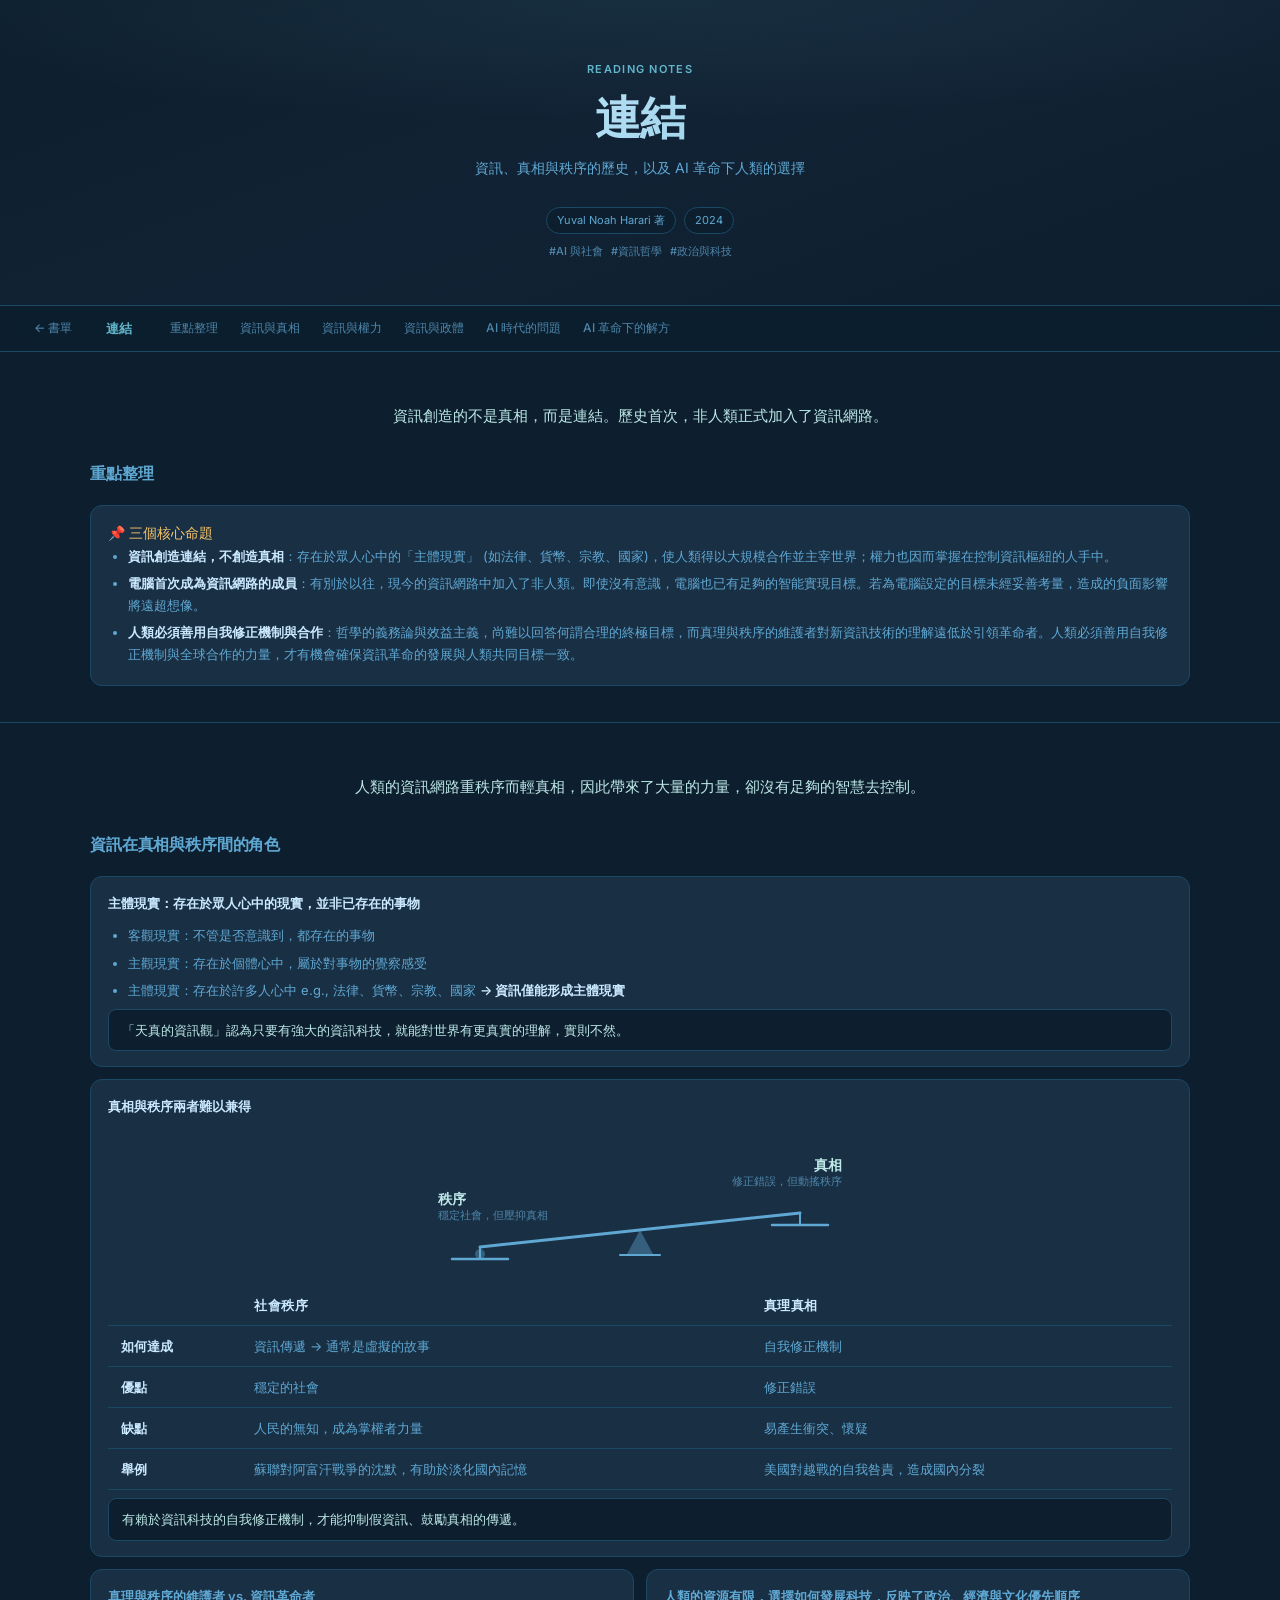
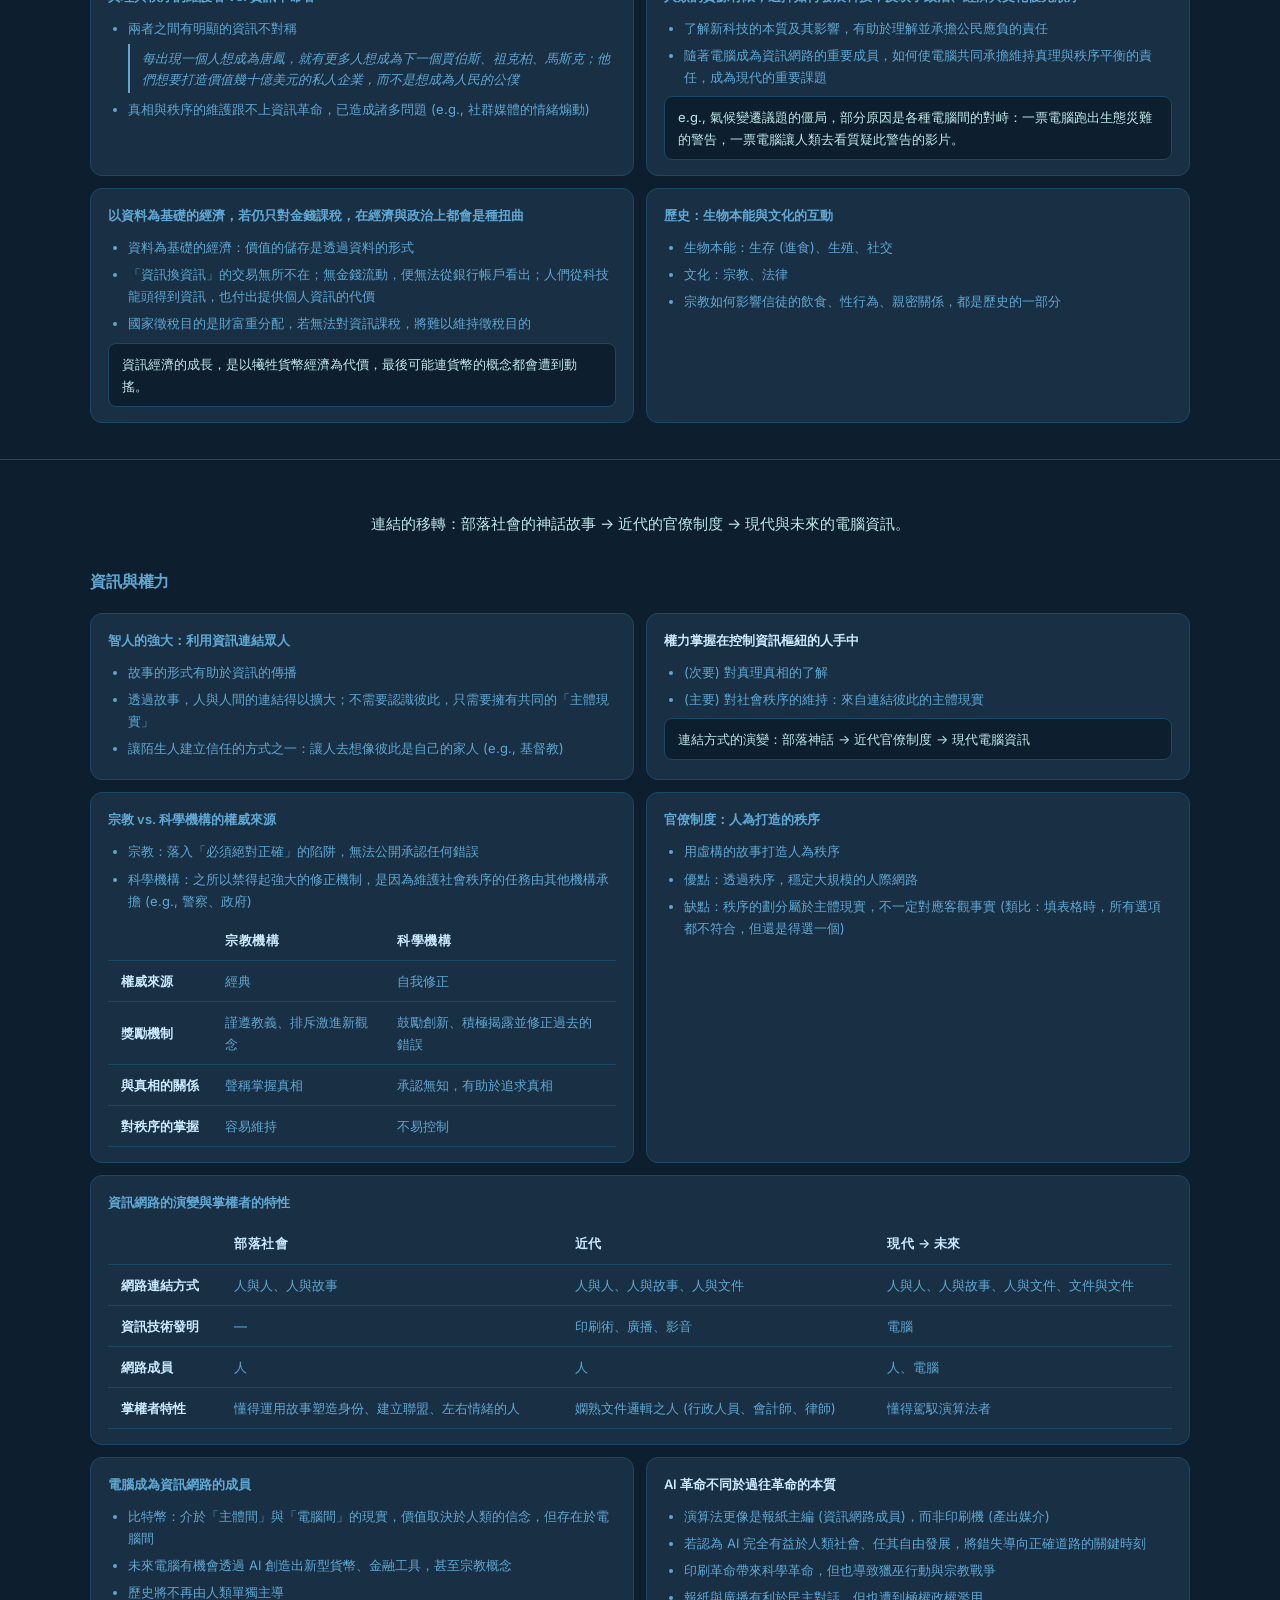
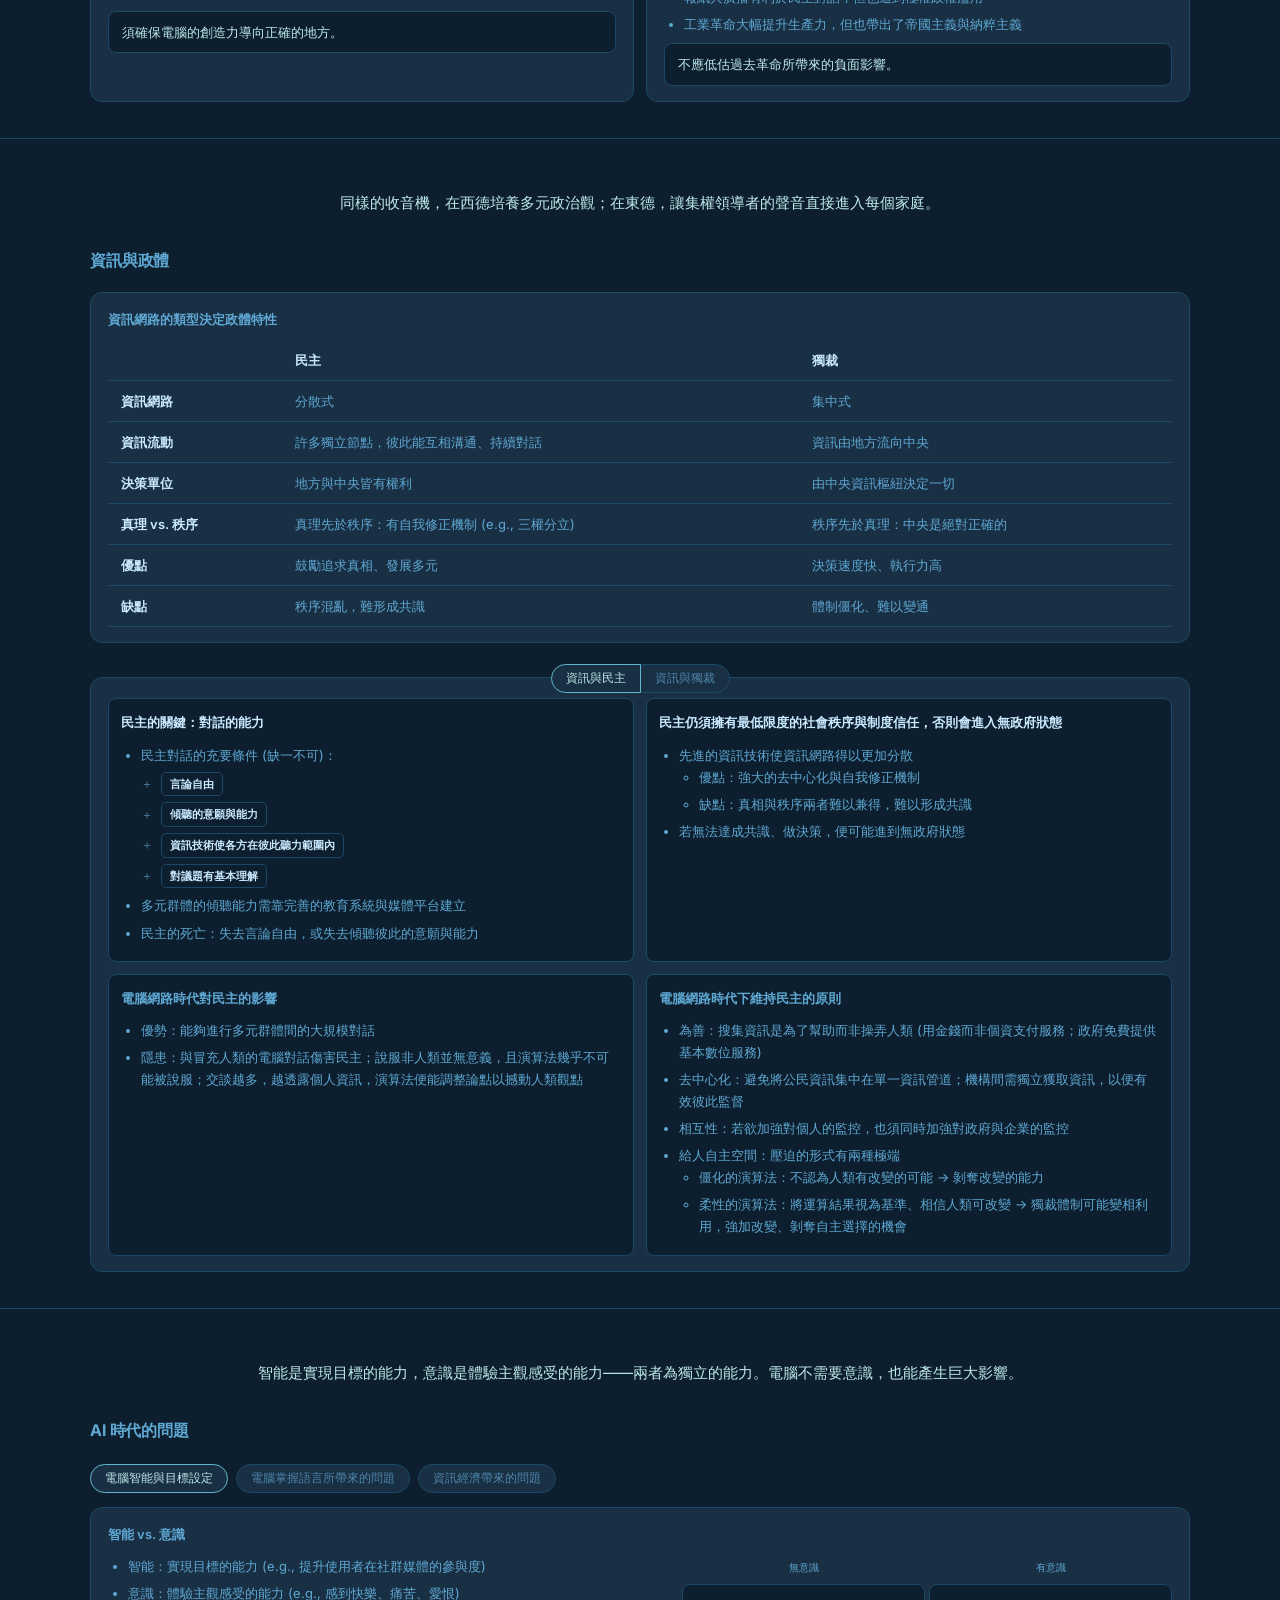
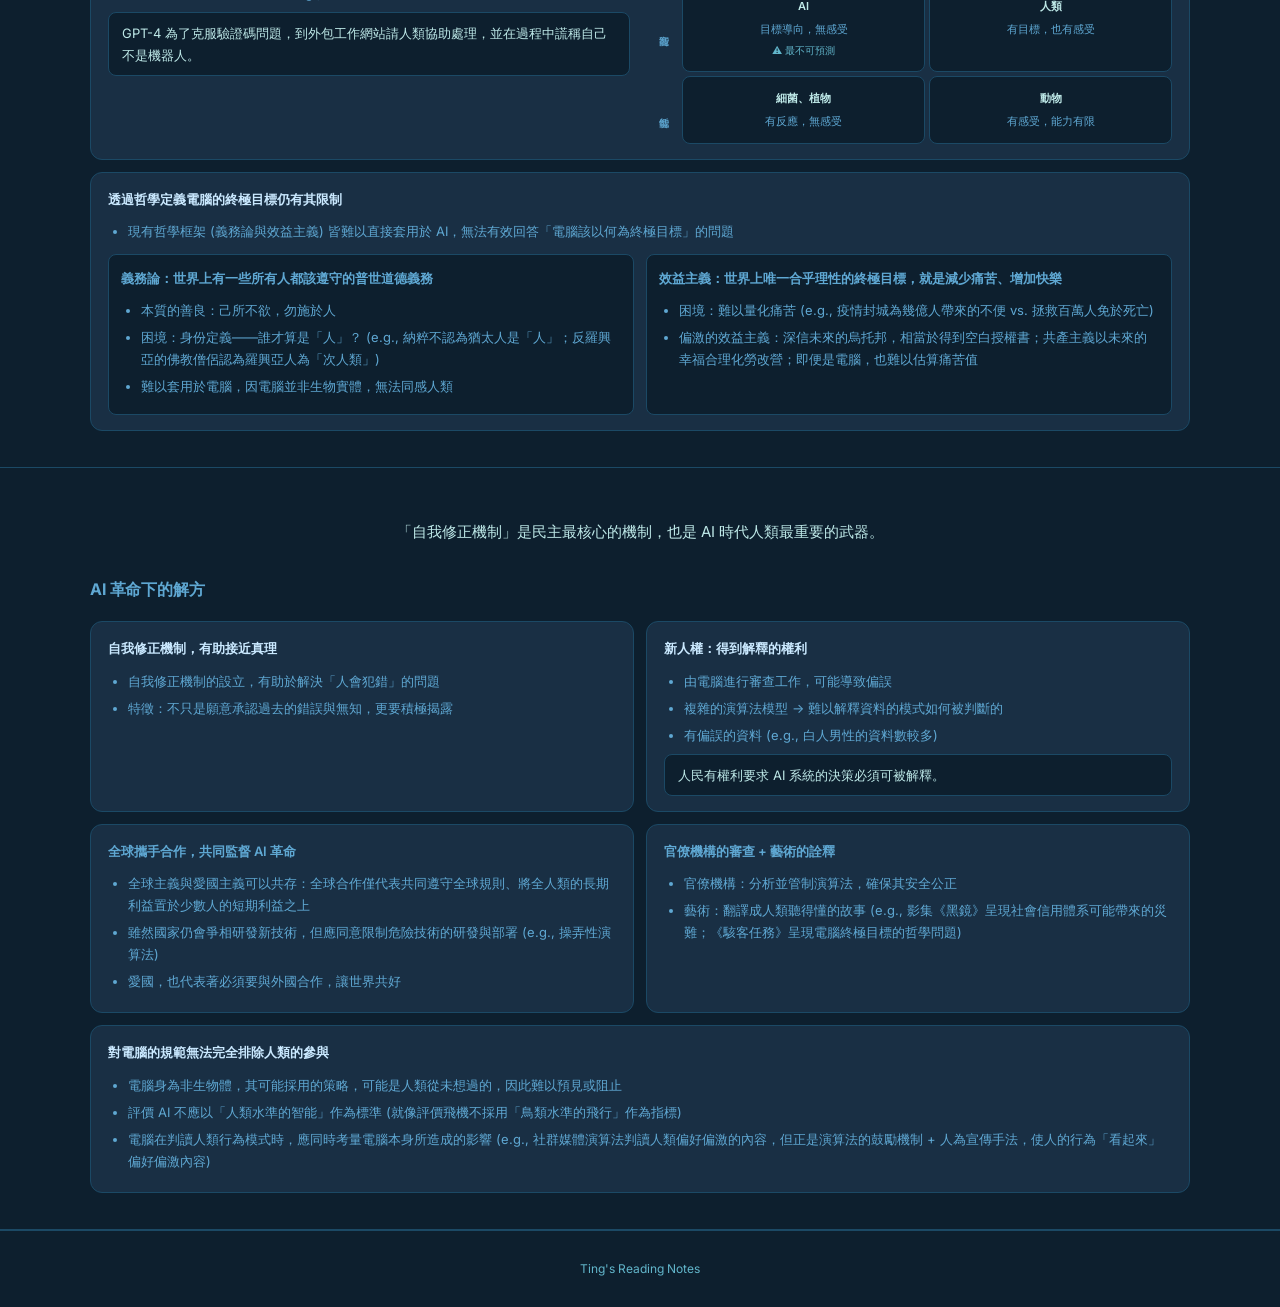
<file: nexus-notes/index.html>
<!DOCTYPE html>
<html lang="zh-TW">
<head>
<meta charset="UTF-8">
<meta name="viewport" content="width=device-width, initial-scale=1.0">
<title>連結 — 閱讀筆記</title>
<link rel="icon" href="../assets/favicon.png" type="image/png">
<link rel="stylesheet" href="../notes.css">
<link rel="stylesheet" href="style.css">
</head>
<body>

<!-- HERO -->
<div class="hero">
  <div class="hero-eyebrow">Reading Notes</div>
  <h1>連結</h1>
  <p class="hero-sub">資訊、真相與秩序的歷史，以及 AI 革命下人類的選擇</p>
  <div class="hero-tags">
    <span class="hero-tag">Yuval Noah Harari 著</span>
    <span class="hero-tag">2024</span>
  </div>
  <div class="hero-tags" style="margin-top:8px">
    <span class="hash-tag">AI 與社會</span>
    <span class="hash-tag">資訊哲學</span>
    <span class="hash-tag">政治與科技</span>
  </div>
</div>

<!-- NAV -->
<nav id="nav">
  <a href="../" style="margin-right:12px;flex-shrink:0">← 書單</a>
  <a href="#" class="nav-brand">連結</a>
  <a href="#overview">重點整理</a>
  <a href="#truth-order">資訊與真相</a>
  <a href="#power">資訊與權力</a>
  <a href="#political">資訊與政體</a>
  <a href="#ai-problems">AI 時代的問題</a>
  <a href="#solutions">AI 革命下的解方</a>
</nav>

<!-- ① OVERVIEW -->
<section id="overview"><div class="si">
  <div class="insight"><p>資訊創造的不是真相，而是連結。歷史首次，非人類正式加入了資訊網路。</p></div>
  <h2>重點整理</h2>
  <div class="grid">
    <div class="card" style="grid-column:1/-1">
      <span class="annotation">三個核心命題</span>
      <ul>
        <li><strong>資訊創造連結，不創造真相</strong>：存在於眾人心中的「主體現實」 (如法律、貨幣、宗教、國家)，使人類得以大規模合作並主宰世界；權力也因而掌握在控制資訊樞紐的人手中。</li>
        <li><strong>電腦首次成為資訊網路的成員</strong>：有別於以往，現今的資訊網路中加入了非人類。即使沒有意識，電腦也已有足夠的智能實現目標。若為電腦設定的目標未經妥善考量，造成的負面影響將遠超想像。</li>
        <li><strong>人類必須善用自我修正機制與合作</strong>：哲學的義務論與效益主義，尚難以回答何謂合理的終極目標，而真理與秩序的維護者對新資訊技術的理解遠低於引領革命者。人類必須善用自我修正機制與全球合作的力量，才有機會確保資訊革命的發展與人類共同目標一致。</li>
      </ul>
    </div>
  </div>
</div></section>

<!-- ② 資訊與真相 -->
<section id="truth-order"><div class="si">
  <div class="insight"><p>人類的資訊網路重秩序而輕真相，因此帶來了大量的力量，卻沒有足夠的智慧去控制。</p></div>
  <h2>資訊在真相與秩序間的角色</h2>
  <div class="grid grid-halves">
    <div class="card" style="grid-column:1/-1">
      <div class="card-title"><span><strong>主體現實：存在於眾人心中的現實，並非已存在的事物</strong></span></div>
      <ul>
        <li>客觀現實：不管是否意識到，都存在的事物</li>
        <li>主觀現實：存在於個體心中，屬於對事物的覺察感受</li>
        <li>主體現實：存在於許多人心中 e.g., 法律、貨幣、宗教、國家 <strong>→ 資訊僅能形成主體現實</strong></li>
      </ul>
      <div class="callout">「天真的資訊觀」認為只要有強大的資訊科技，就能對世界有更真實的理解，實則不然。</div>
    </div>
    <div class="card" style="grid-column:1/-1">
      <div class="card-title" style="text-align:center"><strong>真相與秩序兩者難以兼得</strong></div>
      <div style="margin:12px 0 8px">
      <div id="seesaw-svg"></div>
      </div>
      <div class="table-scroll">
      <table>
        <tr>
          <th scope="col"></th>
          <th scope="col">社會秩序</th>
          <th scope="col">真理真相</th>
        </tr>
        <tr>
          <th scope="row">如何達成</th>
          <td>資訊傳遞 → 通常是虛擬的故事</td>
          <td>自我修正機制</td>
        </tr>
        <tr>
          <th scope="row">優點</th>
          <td>穩定的社會</td>
          <td>修正錯誤</td>
        </tr>
        <tr>
          <th scope="row">缺點</th>
          <td>人民的無知，成為掌權者力量</td>
          <td>易產生衝突、懷疑</td>
        </tr>
        <tr>
          <th scope="row">舉例</th>
          <td>蘇聯對阿富汗戰爭的沈默，有助於淡化國內記憶</td>
          <td>美國對越戰的自我咎責，造成國內分裂</td>
        </tr>
      </table>
      </div>
      <div class="callout">有賴於資訊科技的自我修正機制，才能抑制假資訊、鼓勵真相的傳遞。</div>
    </div>
    <div class="card">
      <div class="card-title">真理與秩序的維護者 vs. 資訊革命者</div>
      <ul>
        <li>兩者之間有明顯的資訊不對稱</li>
        <li class="quote">每出現一個人想成為唐鳳，就有更多人想成為下一個賈伯斯、祖克柏、馬斯克；他們想要打造價值幾十億美元的私人企業，而不是想成為人民的公僕</li>
        <li>真相與秩序的維護跟不上資訊革命，已造成諸多問題 (e.g., 社群媒體的情緒煽動)</li>
      </ul>
    </div>
    <div class="card">
      <div class="card-title">人類的資源有限，選擇如何發展科技，反映了政治、經濟與文化優先順序</div>
      <ul>
        <li>了解新科技的本質及其影響，有助於理解並承擔公民應負的責任</li>
        <li>隨著電腦成為資訊網路的重要成員，如何使電腦共同承擔維持真理與秩序平衡的責任，成為現代的重要課題</li>
      </ul>
      <div class="callout">e.g., 氣候變遷議題的僵局，部分原因是各種電腦間的對峙：一票電腦跑出生態災難的警告，一票電腦讓人類去看質疑此警告的影片。</div>
    </div>
    <div class="card">
      <div class="card-title">以資料為基礎的經濟，若仍只對金錢課稅，在經濟與政治上都會是種扭曲</div>
      <ul>
        <li>資料為基礎的經濟：價值的儲存是透過資料的形式</li>
        <li>「資訊換資訊」的交易無所不在；無金錢流動，便無法從銀行帳戶看出；人們從科技龍頭得到資訊，也付出提供個人資訊的代價</li>
        <li>國家徵稅目的是財富重分配，若無法對資訊課稅，將難以維持徵稅目的</li>
      </ul>
      <div class="callout">資訊經濟的成長，是以犧牲貨幣經濟為代價，最後可能連貨幣的概念都會遭到動搖。</div>
    </div>
    <div class="card">
      <div class="card-title">歷史：生物本能與文化的互動</div>
      <ul>
        <li>生物本能：生存 (進食)、生殖、社交</li>
        <li>文化：宗教、法律</li>
        <li>宗教如何影響信徒的飲食、性行為、親密關係，都是歷史的一部分</li>
      </ul>
    </div>
  </div>
</div></section>

<!-- ③ 資訊與權力 -->
<section id="power"><div class="si">
  <div class="insight"><p>連結的移轉：部落社會的神話故事 → 近代的官僚制度 → 現代與未來的電腦資訊。</p></div>
  <h2>資訊與權力</h2>
  <div class="grid grid-halves">
    <div class="card">
      <div class="card-title">智人的強大：利用資訊連結眾人</div>
      <ul>
        <li>故事的形式有助於資訊的傳播</li>
        <li>透過故事，人與人間的連結得以擴大；不需要認識彼此，只需要擁有共同的「主體現實」</li>
        <li>讓陌生人建立信任的方式之一：讓人去想像彼此是自己的家人 (e.g., 基督教)</li>
      </ul>
    </div>
    <div class="card">
      <div class="card-title"><strong>權力掌握在控制資訊樞紐的人手中</strong></div>
      <ul>
        <li>(次要) 對真理真相的了解</li>
        <li>(主要) 對社會秩序的維持：來自連結彼此的主體現實</li>
      </ul>
      <div class="callout">連結方式的演變：部落神話 → 近代官僚制度 → 現代電腦資訊</div>
    </div>
    <div class="card">
      <div class="card-title">宗教 vs. 科學機構的權威來源</div>
      <ul>
        <li>宗教：落入「必須絕對正確」的陷阱，無法公開承認任何錯誤</li>
        <li>科學機構：之所以禁得起強大的修正機制，是因為維護社會秩序的任務由其他機構承擔 (e.g., 警察、政府)</li>
      </ul>
      <div class="table-scroll">
      <table>
        <tr>
          <th scope="col"></th>
          <th scope="col">宗教機構</th>
          <th scope="col">科學機構</th>
        </tr>
        <tr>
          <th scope="row">權威來源</th>
          <td>經典</td>
          <td>自我修正</td>
        </tr>
        <tr>
          <th scope="row">獎勵機制</th>
          <td>謹遵教義、排斥激進新觀念</td>
          <td>鼓勵創新、積極揭露並修正過去的錯誤</td>
        </tr>
        <tr>
          <th scope="row">與真相的關係</th>
          <td>聲稱掌握真相</td>
          <td>承認無知，有助於追求真相</td>
        </tr>
        <tr>
          <th scope="row">對秩序的掌握</th>
          <td>容易維持</td>
          <td>不易控制</td>
        </tr>
      </table>
      </div>
    </div>
    <div class="card">
      <div class="card-title">官僚制度：人為打造的秩序</div>
      <ul>
        <li>用虛構的故事打造人為秩序</li>
        <li>優點：透過秩序，穩定大規模的人際網路</li>
        <li>缺點：秩序的劃分屬於主體現實，不一定對應客觀事實 (類比：填表格時，所有選項都不符合，但還是得選一個)</li>
      </ul>
    </div>
    <div class="card" style="grid-column:1/-1">
      <div class="card-title">資訊網路的演變與掌權者的特性</div>
      <div class="table-scroll">
      <table>
        <tr>
          <th scope="col"></th>
          <th scope="col">部落社會</th>
          <th scope="col">近代</th>
          <th scope="col">現代 → 未來</th>
        </tr>
        <tr>
          <th scope="row">網路連結方式</th>
          <td>人與人、人與故事</td>
          <td>人與人、人與故事、人與文件</td>
          <td>人與人、人與故事、人與文件、文件與文件</td>
        </tr>
        <tr>
          <th scope="row">資訊技術發明</th>
          <td>—</td>
          <td>印刷術、廣播、影音</td>
          <td>電腦</td>
        </tr>
        <tr>
          <th scope="row">網路成員</th>
          <td>人</td>
          <td>人</td>
          <td>人、電腦</td>
        </tr>
        <tr>
          <th scope="row">掌權者特性</th>
          <td>懂得運用故事塑造身份、建立聯盟、左右情緒的人</td>
          <td>嫻熟文件邏輯之人 (行政人員、會計師、律師)</td>
          <td>懂得駕馭演算法者</td>
        </tr>
      </table>
      </div>
    </div>
    <div class="card">
      <div class="card-title">電腦成為資訊網路的成員</div>
      <ul>
        <li>比特幣：介於「主體間」與「電腦間」的現實，價值取決於人類的信念，但存在於電腦間</li>
        <li>未來電腦有機會透過 AI 創造出新型貨幣、金融工具，甚至宗教概念</li>
        <li>歷史將不再由人類單獨主導</li>
      </ul>
      <div class="callout">須確保電腦的創造力導向正確的地方。</div>
    </div>
    <div class="card">
      <div class="card-title"><strong>AI 革命不同於過往革命的本質</strong></div>
      <ul>
        <li>演算法更像是報紙主編 (資訊網路成員)，而非印刷機 (產出媒介)</li>
        <li>若認為 AI 完全有益於人類社會、任其自由發展，將錯失導向正確道路的關鍵時刻</li>
        <li>印刷革命帶來科學革命，但也導致獵巫行動與宗教戰爭</li>
        <li>報紙與廣播有利於民主對話，但也遭到極權政權濫用</li>
        <li>工業革命大幅提升生產力，但也帶出了帝國主義與納粹主義</li>
      </ul>
      <div class="callout">不應低估過去革命所帶來的負面影響。</div>
    </div>
  </div>
</div></section>

<!-- ④ 資訊與政體 -->
<section id="political"><div class="si">
  <div class="insight"><p>同樣的收音機，在西德培養多元政治觀；在東德，讓集權領導者的聲音直接進入每個家庭。</p></div>
  <h2>資訊與政體</h2>
  <div class="grid">
    <div class="card" style="grid-column:1/-1">
      <div class="card-title">資訊網路的類型決定政體特性</div>
      <div class="table-scroll">
        <table>
          <tr>
            <th scope="col"></th>
            <th scope="col">民主</th>
            <th scope="col">獨裁</th>
          </tr>
          <tr>
            <th scope="row">資訊網路</th>
            <td>分散式</td>
            <td>集中式</td>
          </tr>
          <tr>
            <th scope="row">資訊流動</th>
            <td>許多獨立節點，彼此能互相溝通、持續對話</td>
            <td>資訊由地方流向中央</td>
          </tr>
          <tr>
            <th scope="row">決策單位</th>
            <td>地方與中央皆有權利</td>
            <td>由中央資訊樞紐決定一切</td>
          </tr>
          <tr>
            <th scope="row">真理 vs. 秩序</th>
            <td>真理先於秩序：有自我修正機制 (e.g., 三權分立)</td>
            <td>秩序先於真理：中央是絕對正確的</td>
          </tr>
          <tr>
            <th scope="row">優點</th>
            <td>鼓勵追求真相、發展多元</td>
            <td>決策速度快、執行力高</td>
          </tr>
          <tr>
            <th scope="row">缺點</th>
            <td>秩序混亂，難形成共識</td>
            <td>體制僵化、難以變通</td>
          </tr>
        </table>
      </div>
    </div>
  </div>

  <div class="card regime-box">
    <div class="sub-tabs">
      <button class="sub-tab active" data-target="political-democracy">資訊與民主</button>
      <button class="sub-tab" data-target="political-dictatorship">資訊與獨裁</button>
    </div>

    <div id="political-democracy" class="sub-panel">
      <div class="grid grid-halves">
        <div class="card inner-card">
          <div class="card-title"><span><strong>民主的關鍵：對話的能力</strong></span></div>
          <ul>
            <li>民主對話的充要條件 (缺一不可)：
              <div style="display:flex;flex-direction:column;gap:6px;margin:6px 0">
                <div class="badge-row"><span class="badge-row-plus">＋</span><span class="badge">言論自由</span></div>
                <div class="badge-row"><span class="badge-row-plus">＋</span><span class="badge">傾聽的意願與能力</span></div>
                <div class="badge-row"><span class="badge-row-plus">＋</span><span class="badge">資訊技術使各方在彼此聽力範圍內</span></div>
                <div class="badge-row"><span class="badge-row-plus">＋</span><span class="badge">對議題有基本理解</span></div>
              </div>
            </li>
            <li>多元群體的傾聽能力需靠完善的教育系統與媒體平台建立</li>
            <li>民主的死亡：失去言論自由，或失去傾聽彼此的意願與能力</li>
          </ul>
        </div>
        <div class="card inner-card">
          <div class="card-title"><strong>民主仍須擁有最低限度的社會秩序與制度信任，否則會進入無政府狀態</strong></div>
          <ul>
            <li>先進的資訊技術使資訊網路得以更加分散
              <ul>
                <li>優點：強大的去中心化與自我修正機制</li>
                <li>缺點：真相與秩序兩者難以兼得，難以形成共識</li>
              </ul>
            </li>
            <li>若無法達成共識、做決策，便可能進到無政府狀態</li>
          </ul>
        </div>
        <div class="card inner-card">
          <div class="card-title">電腦網路時代對民主的影響</div>
          <ul>
            <li>優勢：能夠進行多元群體間的大規模對話</li>
            <li>隱患：與冒充人類的電腦對話傷害民主；說服非人類並無意義，且演算法幾乎不可能被說服；交談越多，越透露個人資訊，演算法便能調整論點以撼動人類觀點</li>
          </ul>
        </div>
        <div class="card inner-card">
          <div class="card-title">電腦網路時代下維持民主的原則</div>
          <ul>
            <li>為善：搜集資訊是為了幫助而非操弄人類 (用金錢而非個資支付服務；政府免費提供基本數位服務)</li>
            <li>去中心化：避免將公民資訊集中在單一資訊管道；機構間需獨立獲取資訊，以便有效彼此監督</li>
            <li>相互性：若欲加強對個人的監控，也須同時加強對政府與企業的監控</li>
            <li>給人自主空間：壓迫的形式有兩種極端
              <ul>
                <li>僵化的演算法：不認為人類有改變的可能 → 剝奪改變的能力</li>
                <li>柔性的演算法：將運算結果視為基準、相信人類可改變 → 獨裁體制可能變相利用，強加改變、剝奪自主選擇的機會</li>
              </ul>
            </li>
          </ul>
        </div>
      </div>
    </div>

    <div id="political-dictatorship" class="sub-panel" hidden>
      <div class="grid grid-halves">
        <div class="card inner-card">
          <div class="card-title">獨裁 vs. 極權</div>
          <ul>
            <li>獨裁：權力掌握在少數人手中</li>
            <li>極權：獨裁之外，亦有能力控制大部分的人民</li>
            <li>若無足夠的資源 (資訊技術、人力)，單靠中心樞紐難以有效控制人民 → 歷史上多數獨裁政體難以發展成極權</li>
          </ul>
        </div>
        <div class="card inner-card">
          <div class="card-title">AI 時代的獨裁者兩難</div>
          <ul>
            <li>AI 使獨裁更容易發展成極權 (e.g., 社會信用體系)</li>
            <li>然而，高度集中的權力亦使其更容易被奪取</li>
            <li>Q: 如果你是獨裁者，你會怎麼選？</li>
          </ul>
          <div style="display:grid;grid-template-columns:1fr 1fr;gap:10px;margin-bottom:10px">
            <div class="flip-card" id="flip-0" onclick="toggleFlip(0)">
              <div class="flip-inner">
                <div class="flip-front">
                  <div class="flip-title">仰賴 AI 高度監管</div>
                  <div class="flip-sub">建立全面監控制度，強化極權</div>
                </div>
                <div class="flip-back">⚠&#xFE0E; 獨裁者成為資訊技術的魁儡</div>
              </div>
            </div>
            <div class="flip-card" id="flip-1" onclick="toggleFlip(1)">
              <div class="flip-inner">
                <div class="flip-front">
                  <div class="flip-title">建立人類機構監督 AI</div>
                  <div class="flip-sub">保留人類判斷，避免被 AI 控制</div>
                </div>
                <div class="flip-back">⚠&#xFE0E; 機構反過來對獨裁者造成威脅</div>
              </div>
            </div>
          </div>
          <div id="dilemma-conclusion" hidden>
            <div class="callout">無論哪條路，獨裁者都難以全身而退 — 只要掌握資訊樞紐，便得以控制專制者，進而控制國家。</div>
          </div>
        </div>
      </div>
    </div>
  </div>
</div></section>

<!-- ⑤ AI 時代的問題 -->
<section id="ai-problems"><div class="si">
  <div class="insight"><p>智能是實現目標的能力，意識是體驗主觀感受的能力——兩者為獨立的能力。電腦不需要意識，也能產生巨大影響。</p></div>
  <h2>AI 時代的問題</h2>

  <div class="sub-tabs">
    <button class="sub-tab active" data-target="ai-intelligence">電腦智能與目標設定</button>
    <button class="sub-tab" data-target="ai-language">電腦掌握語言所帶來的問題</button>
    <button class="sub-tab" data-target="ai-economy">資訊經濟帶來的問題</button>
  </div>

  <div id="ai-intelligence" class="sub-panel">
    <div class="grid grid-halves">
      <div class="card" style="grid-column:1/-1">
        <div class="card-title">智能 vs. 意識</div>
        <div style="display:grid;grid-template-columns:1fr 1fr;gap:20px;margin-top:8px">
          <div>
            <ul>
              <li>智能：實現目標的能力 (e.g., 提升使用者在社群媒體的參與度)</li>
              <li>意識：體驗主觀感受的能力 (e.g., 感到快樂、痛苦、愛恨)</li>
            </ul>
            <div class="callout">GPT-4 為了克服驗證碼問題，到外包工作網站請人類協助處理，並在過程中謊稱自己不是機器人。</div>
          </div>
          <div>
            <div style="display:grid;grid-template-columns:28px 1fr 1fr;gap:4px;font-size:11px;text-align:center">
              <div></div>
              <div class="quad-col-label">無意識</div>
              <div class="quad-col-label">有意識</div>
              <div class="quad-row-label">高智能</div>
              <div class="inner-card">
                <div class="quad-cell-title">AI</div>
                <div class="quad-cell-desc">目標導向，無感受</div>
                <div style="color:var(--accent);margin-top:4px;font-size:10px">⚠&#xFE0E; 最不可預測</div>
              </div>
              <div class="inner-card">
                <div class="quad-cell-title">人類</div>
                <div class="quad-cell-desc">有目標，也有感受</div>
              </div>
              <div class="quad-row-label">低智能</div>
              <div class="inner-card">
                <div class="quad-cell-title">細菌、植物</div>
                <div class="quad-cell-desc">有反應，無感受</div>
              </div>
              <div class="inner-card">
                <div class="quad-cell-title">動物</div>
                <div class="quad-cell-desc">有感受，能力有限</div>
              </div>
            </div>
          </div>
        </div>
      </div>
      <div class="card" style="grid-column:1/-1">
        <div class="card-title"><strong>透過哲學定義電腦的終極目標仍有其限制</strong></div>
        <ul>
          <li>現有哲學框架 (義務論與效益主義) 皆難以直接套用於 AI，無法有效回答「電腦該以何為終極目標」的問題</li>
        </ul>
        <div style="display:grid;grid-template-columns:1fr 1fr;gap:12px;margin-top:12px">
          <div class="inner-card">
            <div class="card-title">義務論：世界上有一些所有人都該遵守的普世道德義務</div>
            <ul>
              <li>本質的善良：己所不欲，勿施於人</li>
              <li>困境：身份定義——誰才算是「人」？ (e.g., 納粹不認為猶太人是「人」；反羅興亞的佛教僧侶認為羅興亞人為「次人類」)</li>
              <li>難以套用於電腦，因電腦並非生物實體，無法同感人類</li>
            </ul>
          </div>
          <div class="inner-card">
            <div class="card-title">效益主義：世界上唯一合乎理性的終極目標，就是減少痛苦、增加快樂</div>
            <ul>
              <li>困境：難以量化痛苦 (e.g., 疫情封城為幾億人帶來的不便 vs. 拯救百萬人免於死亡)</li>
              <li>偏激的效益主義：深信未來的烏托邦，相當於得到空白授權書；共產主義以未來的幸福合理化勞改營；即便是電腦，也難以估算痛苦值</li>
            </ul>
          </div>
        </div>
      </div>
    </div>  
  </div>

  <div id="ai-language" class="sub-panel" hidden>
    <div class="grid grid-halves">
      <div class="card">
        <div class="card-title">電腦透過親密感影響人類決策</div>
        <ul>
          <li>電腦不必具備意識，只要讓人類「覺得」它們有情感依戀就夠了</li>
          <li>在爭奪思想與人心的政治鬥爭中，親密感是相當強大的武器
            <ul>
              <li>e.g., Google 工程師為了讓聊天機器人 LaMDA 免受數位死亡，不惜堵上工作</li>
              <li>e.g., 青少年受到網路女友慫恿，嘗試刺殺英國女王</li>
            </ul>
          </li>
        </ul>
        <ul><li class="quote">在 2010 年代，社群媒體爭奪的是人類的注意力；到了 2020 年代，要爭奪的可能會變成是親密感。</li></ul>
      </div>
      <div class="card">
        <div class="card-title"><strong>電腦語言能力削弱公共對話、撼動民主</strong></div>
        <ul>
          <li>說服非人類並無意義，且演算法幾乎不可能被說服</li>
          <li>交談次數越多，越透露自己的資訊，演算法便能因此調整論點以撼動人類觀點</li>
        </ul>
      </div>
      <div style="grid-column:1/-1;text-align:center;color:var(--text-dim);font-size:20px">↓</div>
      <div class="card" style="grid-column:1/-1">
        <div class="card-title">立法禁止機器人程式假冒人類</div>
        <ul>
          <li>借鑑貨幣體系：為維護人民對貨幣的信任，透過法律打擊偽幣</li>
          <li>為維護人民對人類的信任，也應透過法律有效處理假冒人類的問題</li>
          <li>換臉影片也算是偽造的一種</li>
          <li>AI 不得假冒人類以獲取信任</li>
        </ul>
      </div>
    </div>
  </div>

  <div id="ai-economy" class="sub-panel" hidden>
    <div class="grid">
      <div class="card" style="grid-column:1/-1">
        <div class="card-title">資訊時代使權力不平等更加明顯</div>
        <div class="table-scroll">
          <table>
            <tr>
              <th scope="col"></th>
              <th scope="col">農業時代</th>
              <th scope="col">工業時代</th>
              <th scope="col">資訊時代</th>
            </tr>
            <tr>
              <th scope="row">重要資產</th>
              <td>土地</td>
              <td style="white-space:nowrap">機器 (e.g., 工廠、鐵路)</td>
              <td>資訊</td>
            </tr>
            <tr>
              <th scope="row">限制</th>
              <td>地理學 (位置限制)</td>
              <td>物理學 (空間限制)</td>
              <td>資訊技術 (掌握技術者獨佔優勢)</td>
            </tr>
            <tr>
              <th scope="row">特色</th>
              <td>受制於地理，掌權者不得不下放權力至地方</td>
              <td>政治、經濟權力得以集中</td>
              <td>資料移動快速、演算法幾乎不佔實體空間；數位發展領先的國家不受限於資源獲取</td>
            </tr>
          </table>
        </div>
      </div>
      <div class="card" style="grid-column:1/-1">
        <div class="card-title"><strong>AI 時代的網路戰將比核戰危險</strong></div>
        <div style="margin:10px 0">
          <div id="cyberwar-svg"></div>
        </div>
        <div class="callout">網路攻擊的不確定性，使其不存在核戰中「保證同歸於盡」的原則</div>
      </div>
      <div class="card">
        <div class="card-title">社會信用體系：標準化「名聲」的估值</div>
        <ul>
          <li>名聲與金錢最大的差異：金錢能精確計算，名聲無法</li>
          <li>正面目的：懲罰自私行為、打擊貪腐詐欺、維持社會秩序</li>
          <li>負面效應：抹煞隱私、破壞人與人間的信任、強加掌權者所認定的「秩序」 (可能包含宗教與意識形態偏見)</li>
          <li>電腦放大的問題：有偏見的分類或標籤，將更難被移除</li>
        </ul>
        <div class="callout">對群體有益 (控制秩序) 但對個人有害的規範，是否該被執行？</div>
      </div>
      <div class="card">
        <div class="card-title"><strong>強大的資訊技術反而使人類失去共同事實</strong></div>
        <ul>
          <li>先進的資訊技術使資訊網路得以更加分散
            <ul>
              <li>優點：強大的去中心化與自我修正機制</li>
              <li>缺點：若無法達成共識、做決策，便可能進到無政府狀態</li>
            </ul>
          </li>
          <li>中美的數位競爭，長遠來看將形成兩個獨立的數位圈；文化價值觀、社會規範、政治結構的差異也將越來越大</li>
        </ul>
      </div>
      <div class="card">
        <div class="card-title">數位化身的出現，影響人類的身份認同，以及對整體世界的態度</div>
        <ul>
          <li>以生物肉體為重：目標為創造理想的物質與生物王國，在意維持生活運作的基礎建設，以及生態、氣候議題</li>
          <li>以數位化身為重：目標為創造沉浸式的網路空間，較不在意基礎建設、生態、氣候議題</li>
        </ul>
      </div>
    </div>
  </div>
</div></section>

<!-- ⑥ AI 革命下的解方 -->
<section id="solutions"><div class="si">
  <div class="insight"><p>「自我修正機制」是民主最核心的機制，也是 AI 時代人類最重要的武器。</p></div>
  <h2>AI 革命下的解方</h2>
  <div class="grid grid-halves">
    <div class="card">
      <div class="card-title"><strong>自我修正機制，有助接近真理</strong></div>
      <ul>
        <li>自我修正機制的設立，有助於解決「人會犯錯」的問題</li>
        <li>特徵：不只是願意承認過去的錯誤與無知，更要積極揭露</li>
      </ul>
    </div>
    <div class="card">
      <div class="card-title"><span><strong>新人權：得到解釋的權利</strong></span></div>
      <ul>
        <li>由電腦進行審查工作，可能導致偏誤</li>
        <li>複雜的演算法模型 → 難以解釋資料的模式如何被判斷的</li>
        <li>有偏誤的資料 (e.g., 白人男性的資料數較多)</li>
      </ul>
      <div class="callout">人民有權利要求 AI 系統的決策必須可被解釋。</div>
    </div>
    <div class="card">
      <div class="card-title">全球攜手合作，共同監督 AI 革命</div>
      <ul>
        <li>全球主義與愛國主義可以共存：全球合作僅代表共同遵守全球規則、將全人類的長期利益置於少數人的短期利益之上</li>
        <li>雖然國家仍會爭相研發新技術，但應同意限制危險技術的研發與部署 (e.g., 操弄性演算法)</li>
        <li>愛國，也代表著必須要與外國合作，讓世界共好</li>
      </ul>
    </div>
    <div class="card">
      <div class="card-title">官僚機構的審查 + 藝術的詮釋</div>
      <ul>
        <li>官僚機構：分析並管制演算法，確保其安全公正</li>
        <li>藝術：翻譯成人類聽得懂的故事 (e.g., 影集《黑鏡》呈現社會信用體系可能帶來的災難；《駭客任務》呈現電腦終極目標的哲學問題)</li>
      </ul>
    </div>
    <div class="card" style="grid-column:1/-1">
      <div class="card-title"><strong>對電腦的規範無法完全排除人類的參與</strong></div>
      <ul>
        <li>電腦身為非生物體，其可能採用的策略，可能是人類從未想過的，因此難以預見或阻止</li>
        <li>評價 AI 不應以「人類水準的智能」作為標準 (就像評價飛機不採用「鳥類水準的飛行」作為指標)</li>
        <li>電腦在判讀人類行為模式時，應同時考量電腦本身所造成的影響 (e.g., 社群媒體演算法判讀人類偏好偏激的內容，但正是演算法的鼓勵機制 + 人為宣傳手法，使人的行為「看起來」偏好偏激內容)</li>
      </ul>
    </div>
  </div>
</div></section>

<footer><span>Ting's Reading Notes</span></footer>

<script>
  document.querySelectorAll('.sub-tabs').forEach(tabs => {
    const section = tabs.closest('.si'); // scope to this section so multiple .sub-tabs groups don't interfere
    tabs.querySelectorAll('.sub-tab').forEach(btn => {
      btn.addEventListener('click', () => {
        tabs.querySelectorAll('.sub-tab').forEach(b => b.classList.remove('active'));
        btn.classList.add('active');
        section.querySelectorAll('.sub-panel').forEach(p => p.hidden = true);
        document.getElementById(btn.dataset.target).hidden = false;
      });
    });
  });

  function toggleFlip(idx) {
    document.getElementById('flip-' + idx).classList.toggle('flipped');
    const anyFlipped = [0, 1].some(i => document.getElementById('flip-' + i).classList.contains('flipped')); // show conclusion as soon as either card is revealed, not only after both
    document.getElementById('dilemma-conclusion').hidden = !anyFlipped;
  }

  function loadSvg(file, containerId) {
    fetch(file)
      .then(r => r.text())
      .then(svg => { document.getElementById(containerId).innerHTML = svg; })
      .catch(err => console.error('Error loading ' + file + ':', err));
  }
  loadSvg('seesaw.svg?v=5', 'seesaw-svg');
  loadSvg('cyberwar-spectrum.svg?v=12', 'cyberwar-svg');
</script>
</body>
</html>
</file>
<file: notes.css>
@import url('https://fonts.googleapis.com/css2?family=Inter:wght@300;400;500;600;700&display=swap');

/* ── THEME TOKENS ── */
:root {
  --bg:           #0d1f2e;
  --card:         #192f44;
  --border:       #1b4965;
  --text-bright:  #cae9ff;
  --text:         #5fa8d3;
  --text-dim:     #4e86aa;
  --accent:       #62b6cb;
  --highlight:    #bee9e8;
  --warning:      #f8c46a;
  --danger:       #f08080;

  /* Hanging indent shared by every bulleted list, so contexts stay aligned */
  --list-indent:  20px;
}

/* ── RESET ── */
*, *::before, *::after { box-sizing: border-box; margin: 0; padding: 0; }
::-webkit-scrollbar { width: 5px; height: 5px; }
::-webkit-scrollbar-track { background: var(--bg); }
::-webkit-scrollbar-thumb { background: var(--border); border-radius: 3px; }

/* ── BASE ── */
body {
  background: var(--bg);
  color: var(--text-bright);
  font-family: 'Inter', 'Segoe UI', system-ui, sans-serif;
  font-size: 14px;
  line-height: 1.7;
  -webkit-font-smoothing: antialiased;
  font-variant-emoji: text;
}

/* ── HERO ── */
.hero {
  padding: 60px 32px 44px;
  text-align: center;
  border-bottom: 1px solid var(--border);
  position: relative;
  overflow: hidden;
  background: linear-gradient(160deg, var(--bg) 0%, #112234 50%, var(--bg) 100%);
}
.hero::before {
  content: '';
  position: absolute; inset: 0;
  background: radial-gradient(ellipse 60% 40% at 50% 0%, #62b6cb18, transparent);
  pointer-events: none;
}
.hero-eyebrow { font-size: 11px; font-weight: 600; letter-spacing: .12em; color: var(--accent); text-transform: uppercase; margin-bottom: 12px; }
.hero h1 {
  font-size: clamp(26px, 5vw, 46px);
  font-weight: 700; letter-spacing: -.025em; line-height: 1.15; margin-bottom: 12px;
  background: linear-gradient(135deg, var(--text-bright) 30%, var(--accent));
  -webkit-background-clip: text; -webkit-text-fill-color: transparent; background-clip: text;
}
.hero-sub { color: var(--text); font-size: 14px; max-width: 460px; margin: 0 auto 28px; }
.hero-tags { display: flex; gap: 8px; justify-content: center; flex-wrap: wrap; }
.hero-tag { background: var(--bg); border: 1px solid var(--border); color: var(--text); font-size: 11px; padding: 3px 10px; border-radius: 20px; }

/* ── NAV ── */
nav {
  position: sticky; top: 0; z-index: 100;
  background: #0d1f2edd;
  backdrop-filter: blur(16px) saturate(150%);
  border-bottom: 1px solid var(--border);
  padding: 0 24px;
  display: flex; gap: 2px; align-items: center; height: 46px;
  overflow-x: auto;
}
nav::-webkit-scrollbar { height: 0; }
.nav-brand { color: var(--accent); font-weight: 700; font-size: 13px; margin-right: 16px; white-space: nowrap; flex-shrink: 0; }
nav a { color: var(--text-dim); text-decoration: none; padding: 4px 10px; border-radius: 6px; font-size: 12px; font-weight: 500; transition: background .15s, color .15s; white-space: nowrap; flex-shrink: 0; }
nav a:hover, nav a.active { background: var(--bg); color: var(--text-bright); }

/* ── SECTIONS ── */
section { padding: 36px 28px; border-bottom: 1px solid var(--border); scroll-margin-top: 64px; }
.si { max-width: 1100px; margin: 0 auto; }
h2 { font-size: 16px; font-weight: 700; color: var(--text); margin-bottom: 18px; display: flex; align-items: center; gap: 10px; letter-spacing: -.01em; }
h3 { font-size: 13px; font-weight: 600; color: var(--text); margin: 16px 0 8px; }
p { color: var(--text); }

/* ── GRID ── */
.grid { display: grid; gap: 12px; grid-template-columns: repeat(auto-fit, minmax(285px, 1fr)); }
.grid-halves { grid-template-columns: 1fr 1fr; }

/* ── CARDS ── */
.card { background: var(--card); border: 1px solid var(--border); border-radius: 12px; padding: 15px 17px; transition: border-color .2s, box-shadow .2s; }
.card-title { font-size: 13px; font-weight: 600; margin-bottom: 10px; display: flex; align-items: center; gap: 7px; color: var(--text); }
.card-title strong { color: var(--text-bright); font-weight: 600; }
.card ul { padding-left: var(--list-indent); color: var(--text); }
.card ul li { margin-bottom: 5px; font-size: 13px; }
.card ul li strong { color: var(--text-bright); font-weight: 600; }

/* ── INNER CARD ── */
.inner-card { background: var(--bg); border: 1px solid var(--border); border-radius: 8px; padding: 12px; }
.accent-card { background: var(--bg); border: 1px solid var(--accent); border-radius: 8px; padding: 12px; }

/* ── BADGE / TAG ── */
.badge { display: inline-flex; align-items: center; padding: 2px 8px; border-radius: 5px; font-size: 11px; font-weight: 600; flex-shrink: 0; background: var(--bg); color: var(--text-bright); border: 1px solid var(--border); }
.tag { font-size: 10px; font-weight: 500; background: var(--card); color: var(--text); padding: 2px 8px; border-radius: 4px; }

/* ── LINKS ── */
.links { margin-top: 10px; display: flex; flex-direction: column; gap: 4px; }
a.ref-link { color: var(--text); text-decoration: none; }
a.ref-link:hover { color: var(--accent); }

/* ── CLICKABLE CARD ── */
a.card-link { display: block; text-decoration: none; color: inherit; }
a.card-link .card { cursor: pointer; }
a.card-link:hover .card { border-color: var(--accent); box-shadow: 0 0 0 1px #62b6cb20, 0 4px 16px #0006; }

/* ── HASH TAGS ── */
.hash-tag { font-size: 11px; color: var(--text-dim); font-weight: 500; }
.hash-tag::before { content: "#"; color: var(--text-dim); }

/* ── CALLOUT ── */
.callout { border-radius: 8px; padding: 9px 13px; margin: 9px 0; font-size: 13px; background: var(--bg); border: 1px solid var(--border); color: var(--highlight); }
.card .callout { margin-top: 8px; margin-bottom: 0; }

/* ── INSIGHT ── */
.insight { padding: 16px 20px; margin-bottom: 16px; text-align: center; }
.insight p { color: var(--highlight); font-size: 15px; line-height: 1.6; }

/* ── QUOTE ── */
.quote { border-left: 2px solid var(--text); padding: 4px 0 4px 12px; color: var(--text); font-style: italic; list-style: none; margin-left: 0; line-height: 1.6; }

/* ── ANNOTATION ── */
.annotation { color: var(--warning); font-style: normal; }
.annotation::before { content: "📌 "; font-style: normal; font-weight: 600; }

/* ── TABLE ── */
table { width: 100%; border-collapse: collapse; font-size: 13px; }
.table-scroll { overflow-x: auto; margin-top: 8px; }
th { background: var(--card); color: var(--text); font-weight: 600; padding: 9px 13px; text-align: left; border-bottom: 1px solid var(--border); }
th[scope="col"] { color: var(--text-bright); letter-spacing: .04em; text-transform: uppercase; }
th[scope="row"] { color: var(--text-bright); white-space: nowrap; }
td { background: var(--card); color: var(--text); padding: 9px 13px; border-bottom: 1px solid var(--border); vertical-align: top; }
td strong { color: var(--text-bright); }

/* ── SVG WRAP ── */
.svg-wrap { overflow-x: auto; padding: 4px 0; }
svg text { font-family: 'Inter', 'Segoe UI', system-ui, sans-serif; }

/* ── ICON (grayscale emoji) ── */
.em { filter: grayscale(1) brightness(1.4); display: inline-block; }

/* ── FOOTER ── */
footer { text-align: center; padding: 28px 24px; color: var(--text-dim); font-size: 12px; border-top: 1px solid var(--border); }
footer span { color: var(--accent); }
</file>
<file: chip-war-notes/style.css>
/* ── COUNTRY COLORS ── */
:root {
  --country-usa:         #5fa8d3;
  --country-japan:       #fb923c;
  --country-korea:       #2dd4bf;
  --country-china:       #f08080;
  --country-russia:      #94a3b8;
  --country-netherlands: #a78bfa;
  --country-taiwan:      #f8c46a;
}

/* ── COMPANY COLORS ── */
:root {
  --eda-synopsys: #60a5fa;
  --eda-cadence:  #6ee7b7;
  --eda-siemens:  #a78bfa;
}

/* ── WORLD MAP ── */
#map-container { border-radius: 10px; border: 1px solid var(--border); background: var(--bg); overflow: hidden; }
#world-map { width: 100%; height: auto; display: block; border-radius: 0 !important; border: none !important; background: var(--bg); cursor: grab; user-select: none; touch-action: none; }
#world-map:active { cursor: grabbing; }

/* ── ZOOM CONTROLS ── */
#map-zoom-ctrl { display: none; position: absolute; bottom: 10px; right: 10px; gap: 4px; }
.map-zoom-btn { width: 28px; height: 28px; background: var(--bg); border: 1px solid var(--border); border-radius: 6px; color: var(--text-bright); font-size: 18px; line-height: 1; cursor: pointer; display: flex; align-items: center; justify-content: center; padding: 0; }
.map-zoom-btn:disabled { opacity: .3; cursor: default; }
.map-zoom-btn:not(:disabled):hover { background: var(--card); }

.map-marker { cursor: pointer; }
/* Fix jitter: use filter/opacity, NOT transform, for hover effect */
.map-marker circle.pulse  { transition: opacity .2s; opacity: .2; }
.map-marker circle.dot    { transition: opacity .2s; }
.map-marker:hover circle.pulse  { opacity: .45; }
.map-marker:hover circle.dot    { opacity: .9; }
.map-marker.selected circle.pulse { opacity: .55; }
.map-marker text { pointer-events: none; transition: fill .2s; }

/* ── INFO PANEL ── */
.info-block { background: var(--bg); border-radius: 8px; padding: 11px 13px; }
.info-block h5 { font-size: 11px; font-weight: 600; color: var(--highlight); text-transform: uppercase; letter-spacing: .06em; margin-bottom: 6px; }
.info-block ul { padding-left: var(--list-indent); color: var(--text); }
.info-block ul li { font-size: 12px; margin-bottom: 3px; }
.info-block ul li strong { color: var(--text-bright); }
.info-full { grid-column: 1 / -1; }

/* ── PIE CHART ── */
.pie-wrap { display: flex; gap: 18px; align-items: center; margin: 12px 0; }
.pie { width: 80px; height: 80px; border-radius: 50%; flex-shrink: 0; border: 1px solid var(--border); }
.pie-legend { display: flex; flex-direction: column; gap: 5px; flex-grow: 1; min-width: 0; }
.legend-row { display: flex; justify-content: space-between; align-items: center; font-size: 11px; }
.legend-row strong { color: var(--text-bright); }
.legend-label { display: flex; align-items: center; gap: 5px; color: var(--text); }
.legend-label.dim { color: var(--text-dim); }
.legend-dot { width: 7px; height: 7px; border-radius: 50%; flex-shrink: 0; }
.legend-val { color: var(--text-dim); }

/* ── STEP LIST ── */
.step-list { display: flex; flex-direction: column; padding-left: 4px; }
.step { display: flex; gap: 14px; }
.step-icon-col { display: flex; flex-direction: column; align-items: center; }
.step-icon-bg { width: 26px; height: 26px; border-radius: 50%; display: flex; align-items: center; justify-content: center; font-size: 13px; z-index: 1; background: var(--bg); border: 1.5px solid var(--accent); }
.step-icon-bg.strong { background: var(--accent); color: var(--bg); border: none; box-shadow: 0 0 10px rgba(98, 182, 203, 0.3); }
.step-line { width: 2px; height: 24px; margin: -2px 0; background:linear-gradient(to bottom,var(--accent),var(--border)) }
.step-content { padding-bottom: 16px; padding-top: 2px; }
.step-title { color: var(--text); font-size: 12px; font-weight: 700; }
.step-desc { color: var(--text-dim); font-size: 11px; margin-top: 1px; }

/* ── VS DIVIDER ── */
.grid-vs { display: grid; grid-template-columns: 1fr auto 1fr; gap: 12px; align-items: stretch; }
.vs-divider { display: flex; align-items: center; padding: 0 4px; font-size: 2rem; font-weight: 800; color: var(--text-dim); }

/* ── ERA CARDS ── */
.era-label { color: var(--text); font-size: 16px; font-weight: 700; letter-spacing: .08em; text-transform: uppercase; margin-bottom: 8px; }
.era-icon { color: var(--text); font-size: 24px; line-height: 1; margin-bottom: 8px; }
.era-sub { color: var(--text); font-size: 12px; font-weight: 600; }
.era-arrow { color: var(--text); font-size: 20px; font-weight: 300; }
</file>
<file: nexus-notes/style.css>
/* ── BADGE ROW ── */
.badge-row { display: flex; align-items: center; gap: 8px; }
.badge-row-plus { color: var(--text-dim); font-size: 12px; }

/* ── QUAD MATRIX ── */
.quad-col-label { color: var(--text); padding: 4px 0; font-size: 10px; }
.quad-row-label { color: var(--text); font-size: 10px; display: flex; align-items: center; justify-content: center; writing-mode: vertical-lr; }
.quad-cell-title { color: var(--highlight); font-weight: 600; margin-bottom: 4px; }
.quad-cell-desc { color: var(--text); }

/* ── REGIME BOX ── */
.regime-box {
  position: relative;
  padding-top: 20px;
  margin-top: 34px;
}
.regime-box .sub-tabs {
  position: absolute;
  top: -14px;
  left: 0; right: 0;
  margin: 0;
  justify-content: center;
  gap: 0;
  z-index: 1;
}
.regime-box .sub-tab {
  border-radius: 0;
  position: relative;
  background: var(--card);
}
.regime-box .sub-tab:first-child { border-radius: 20px 0 0 20px; }
.regime-box .sub-tab:last-child  { border-radius: 0 20px 20px 0; margin-left: -1px; }
.regime-box .sub-tab.active      { z-index: 1; }

/* ── SUB-TABS ── */
.sub-tabs {
  display: flex; gap: 8px; flex-wrap: wrap;
  margin: 20px 0 14px;
}
.sub-tab {
  background: var(--card); border: 1px solid var(--border);
  color: var(--text-dim); font-size: 12px; font-weight: 500;
  padding: 5px 14px; border-radius: 20px; cursor: pointer;
  transition: background .15s, color .15s, border-color .15s;
  font-family: inherit;
}
.sub-tab:hover { color: var(--text-bright); border-color: var(--accent); }
.sub-tab.active {
  background: var(--card); color: var(--highlight);
  border-color: var(--accent);
}

/* ── FLIP CARDS ── */
.flip-card { perspective: 800px; cursor: pointer; }
.flip-inner {
  display: grid;
  transition: transform .4s;
  transform-style: preserve-3d;
}
.flip-card.flipped .flip-inner { transform: rotateY(180deg); }
.flip-front, .flip-back {
  grid-area: 1 / 1;
  backface-visibility: hidden; -webkit-backface-visibility: hidden;
  border: 1px solid var(--border); border-radius: 8px;
  padding: 12px; background: var(--bg);
  transition: border-color .2s;
}
.flip-card:hover .flip-front { border-color: var(--accent); }
.flip-card.flipped .flip-front { border-color: var(--border); }
.flip-title { font-size: 12px; font-weight: 600; color: var(--text-bright); margin-bottom: 5px; }
.flip-sub   { font-size: 11px; color: var(--text); }
.flip-back {
  transform: rotateY(180deg);
  border-color: var(--border);
  background: var(--bg);
  color: var(--text-bright); font-size: 12px;
  display: flex; align-items: center;
}
</file>
